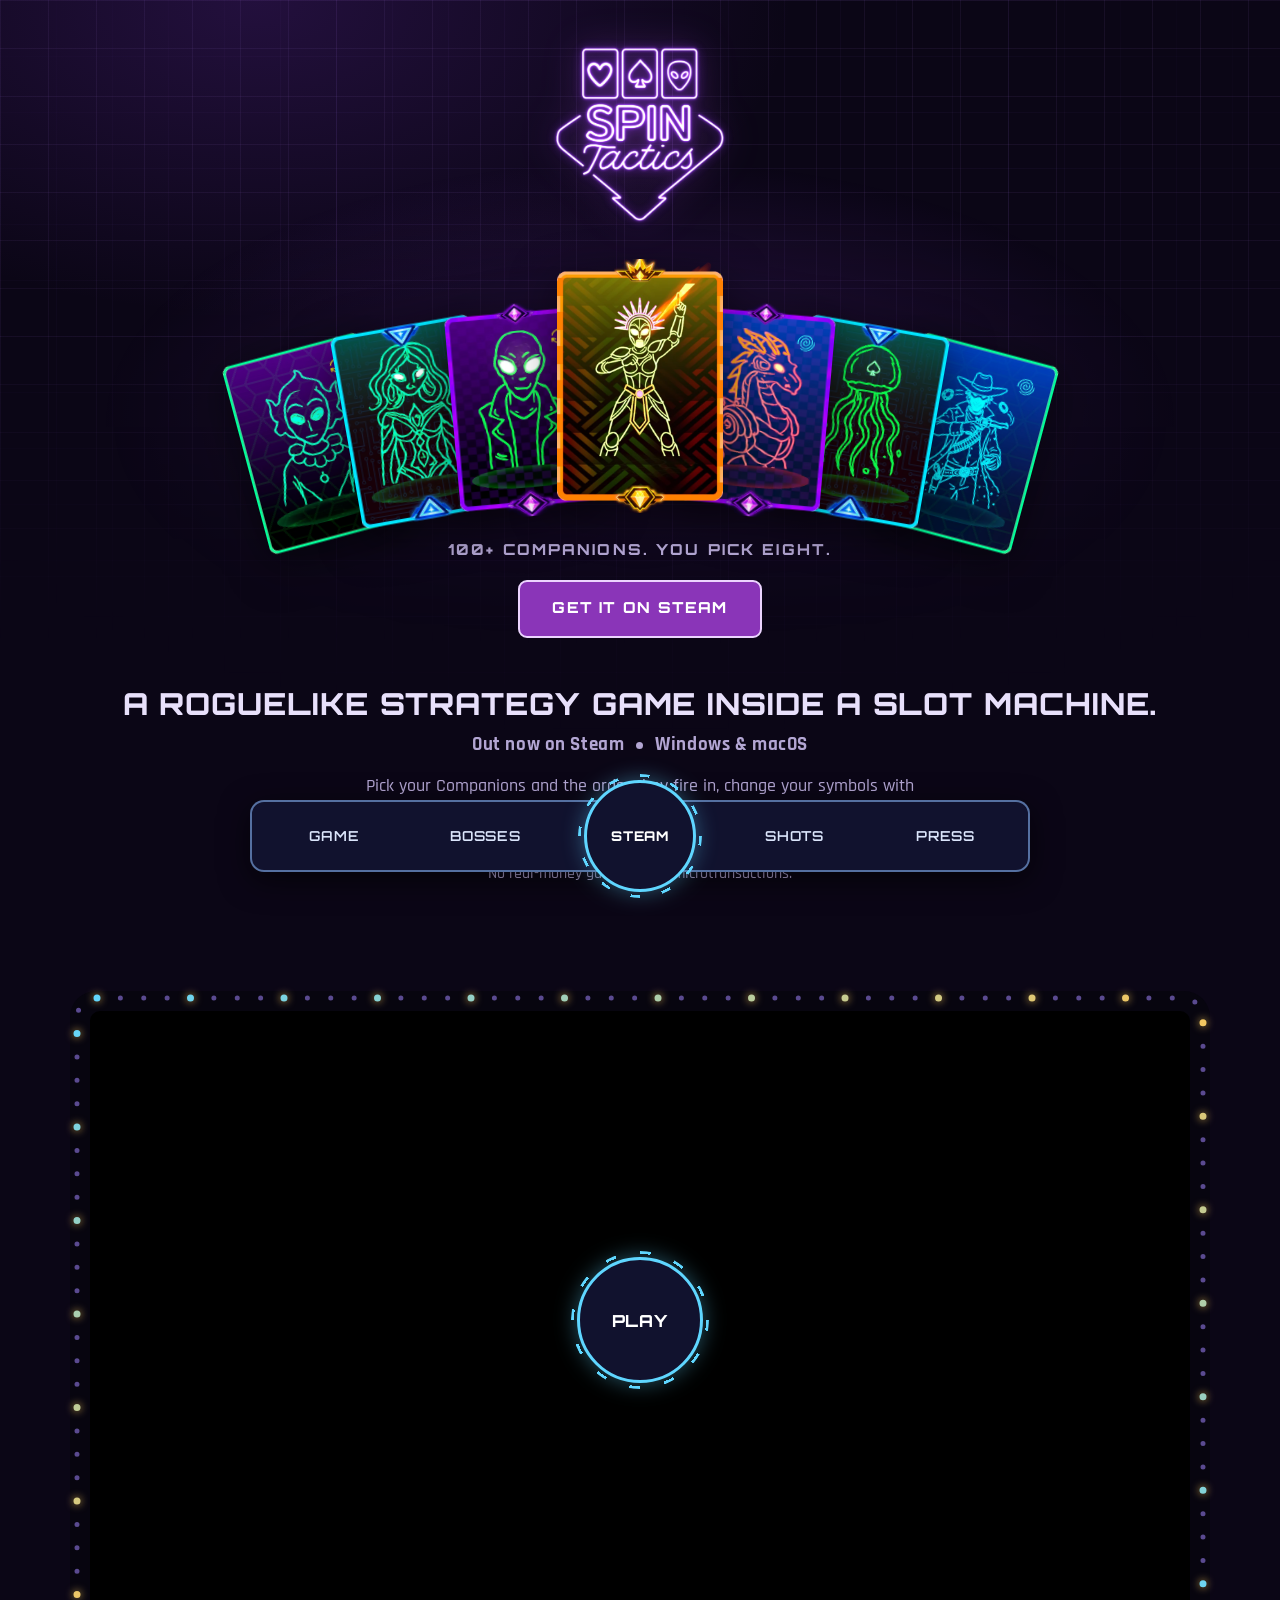
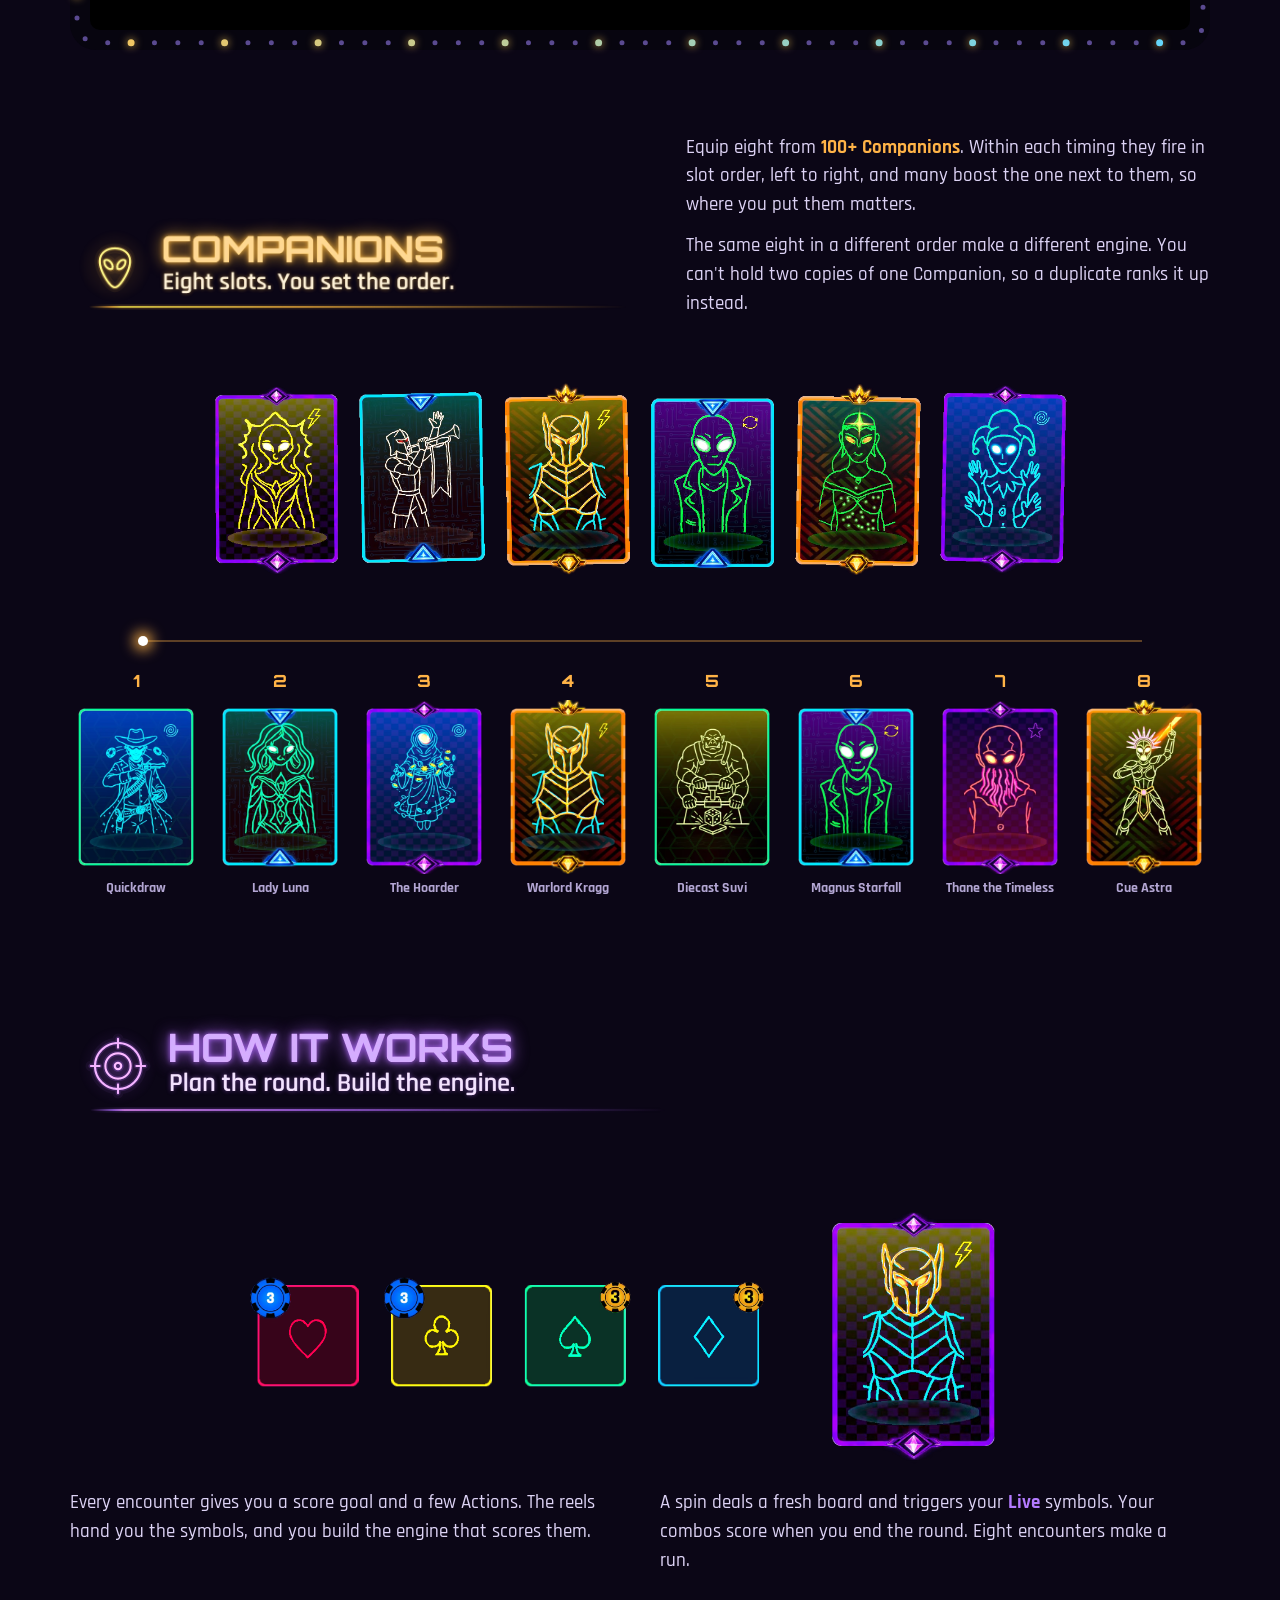
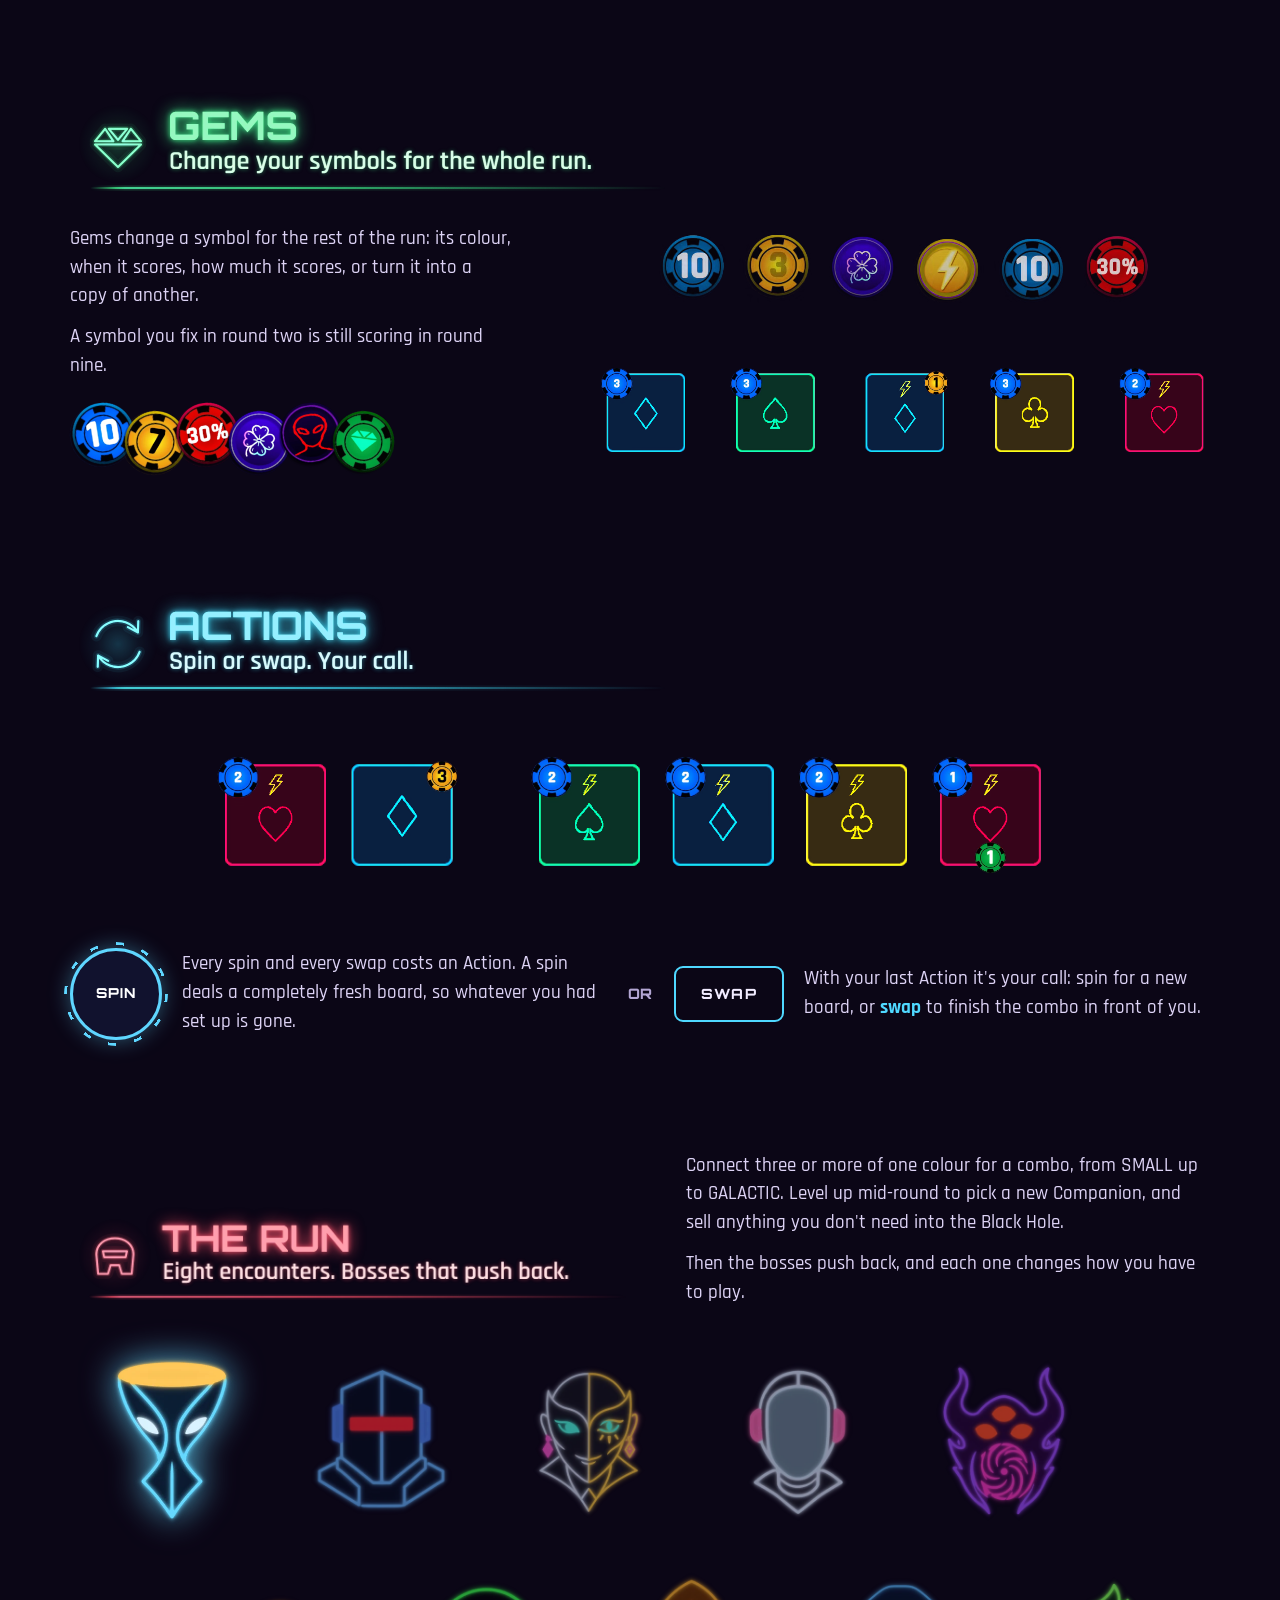
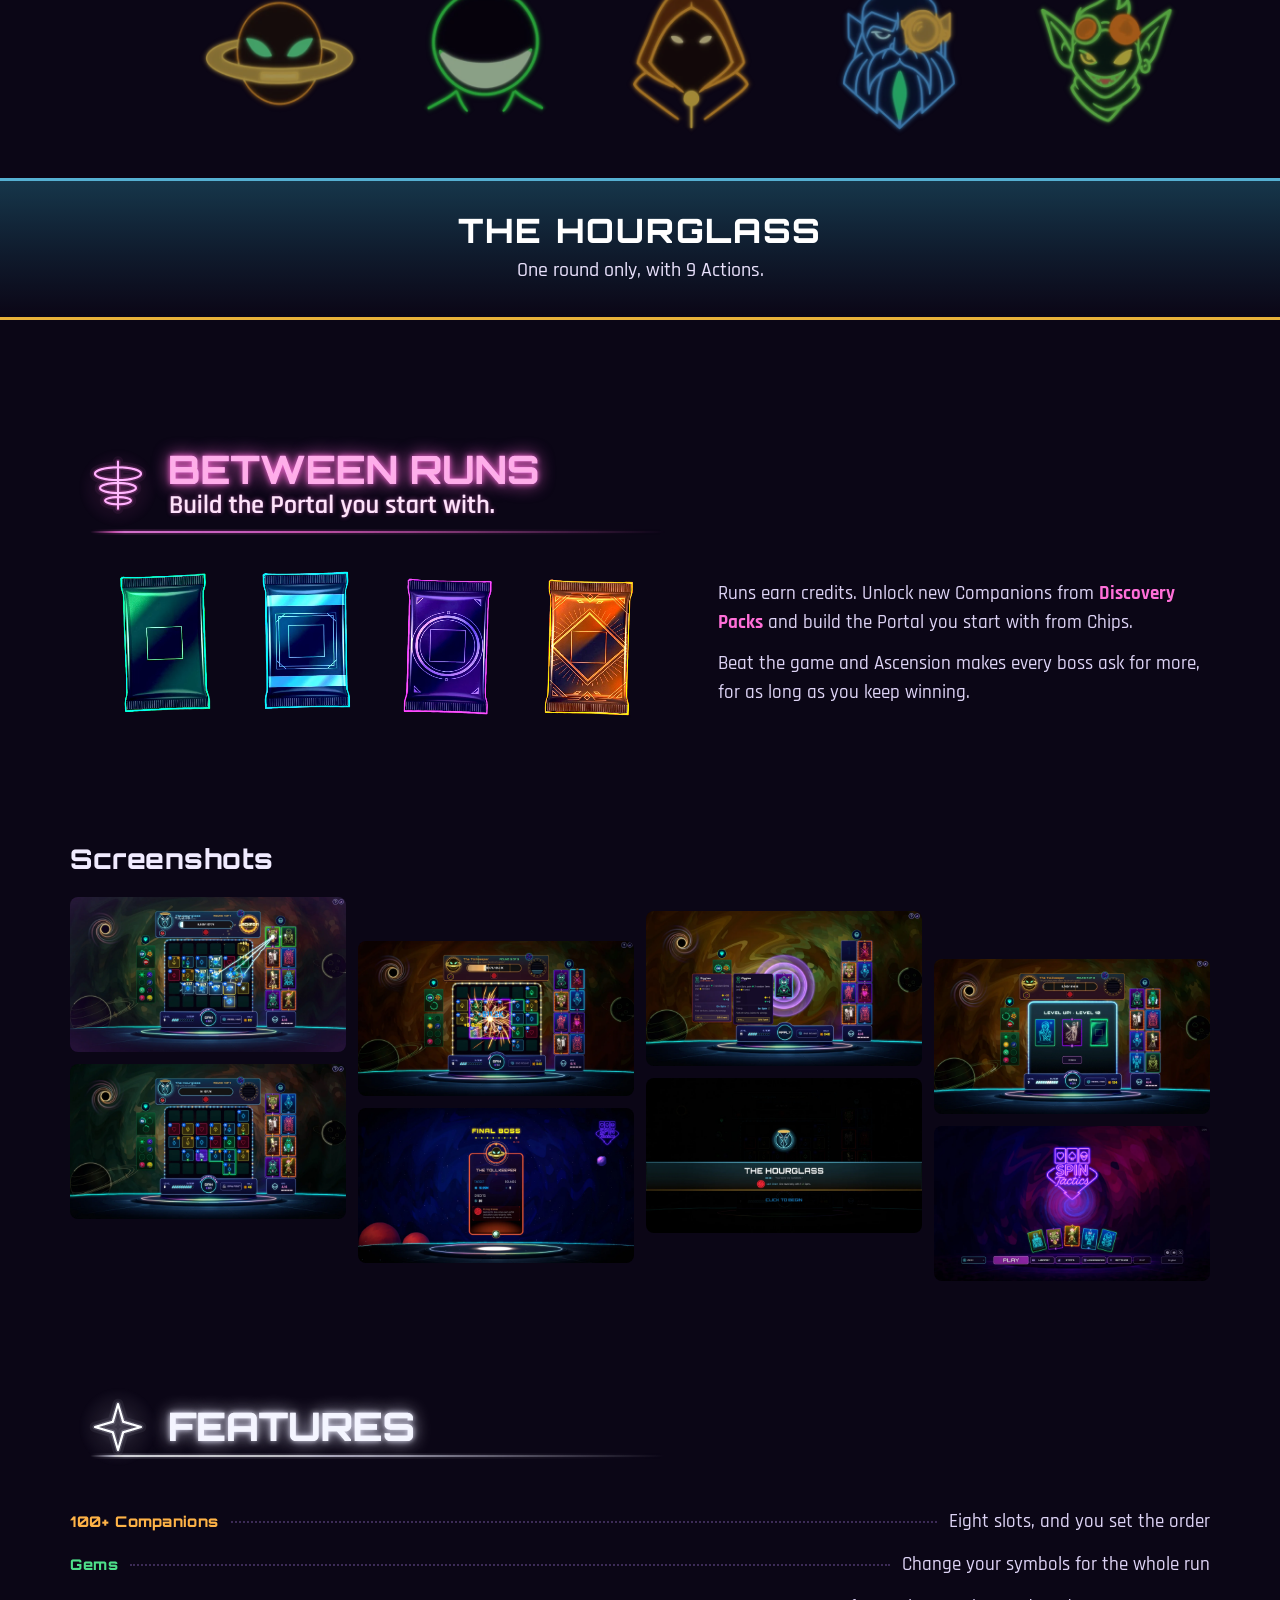
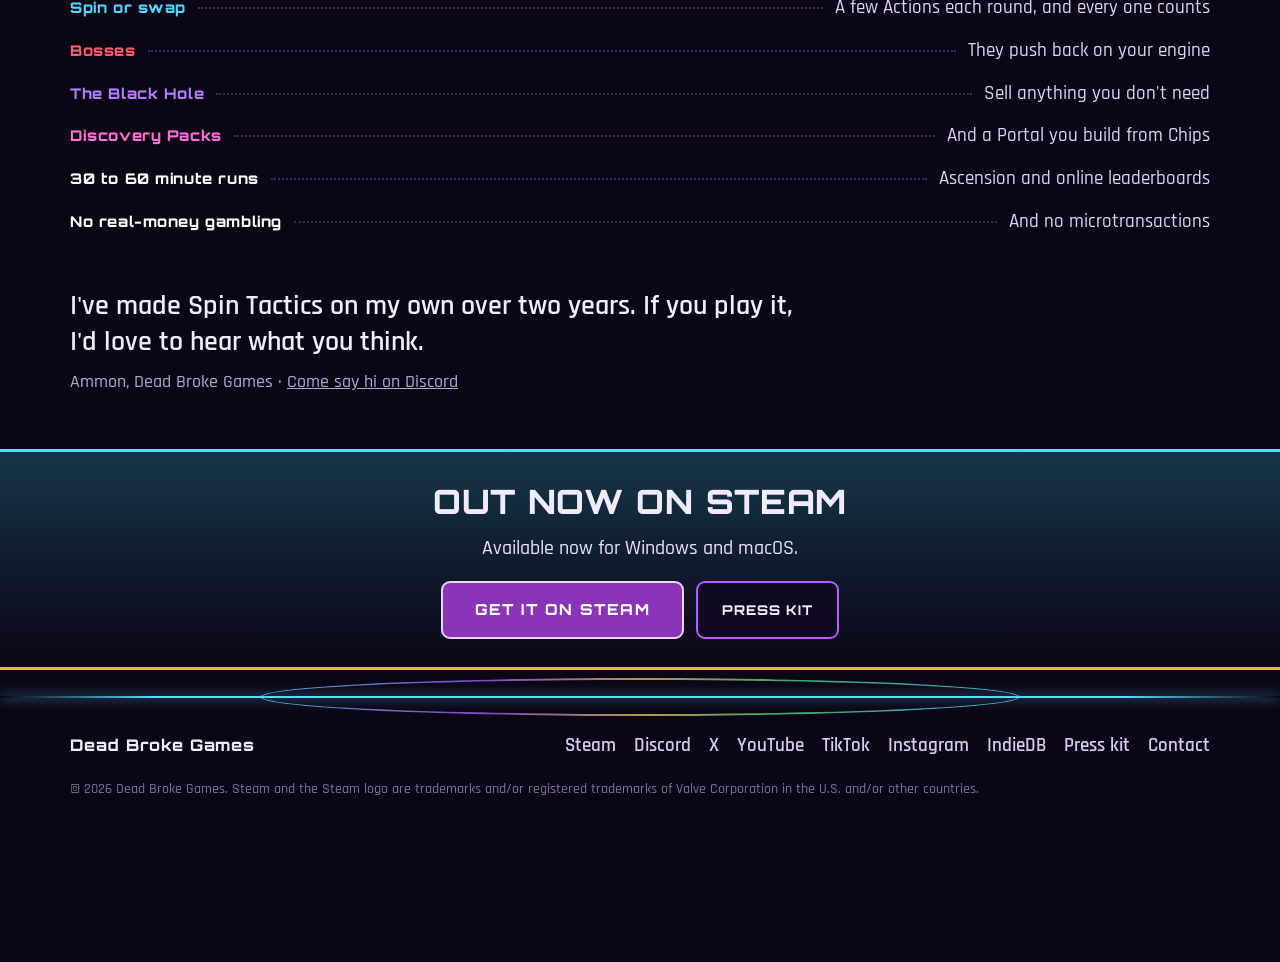
<file: index.html>
<!DOCTYPE html>
<html lang="en">
<head>
  <meta charset="UTF-8">
  <meta name="viewport" content="width=device-width, initial-scale=1.0">
  <title>Spin Tactics | A roguelike strategy game inside a slot machine</title>
  <meta name="description" content="A roguelike strategy game inside a slot machine. Pick your Companions and the order they fire in, change your symbols with Gems, and spend each Action on a spin or a swap. Out now on Steam for Windows and macOS.">
  <meta property="og:title" content="Spin Tactics">
  <meta property="og:description" content="A roguelike strategy game inside a slot machine. Out now on Steam for Windows and macOS.">
  <meta property="og:image" content="https://playspintactics.com/assets/og-image.jpg">
  <meta property="og:image:width" content="920">
  <meta property="og:image:height" content="430">
  <meta property="og:url" content="https://playspintactics.com">
  <meta property="og:type" content="website">
  <meta name="twitter:card" content="summary_large_image">
  <meta name="twitter:site" content="@PlaySpinTactics">
  <meta name="twitter:title" content="Spin Tactics">
  <meta name="twitter:description" content="A roguelike strategy game inside a slot machine. Out now on Steam for Windows and macOS.">
  <meta name="twitter:image" content="https://playspintactics.com/assets/og-image.jpg">
  <meta name="twitter:image:alt" content="Spin Tactics logo next to Warlord Kragg and other Companion cards on a neon board">
  <meta name="theme-color" content="#0b0616">
  <link rel="icon" href="favicon.ico" sizes="any">
  <link rel="icon" type="image/png" sizes="32x32" href="assets/favicon-32.png">
  <link rel="apple-touch-icon" href="assets/apple-touch-icon.png">
  <link rel="preconnect" href="https://fonts.googleapis.com">
  <link rel="preconnect" href="https://fonts.gstatic.com" crossorigin>
  <link href="https://fonts.googleapis.com/css2?family=Orbitron:wght@600;800;900&family=Rajdhani:wght@500;600;700&display=swap" rel="stylesheet">
  <link rel="preload" as="image" href="assets/hero-cards/cue-astra-legendary.webp">
  <link rel="stylesheet" href="assets/machine.css">
  <style>
    /* ---------- the screen: key art, logo, stage, menu plaques ---------- */
    .screen { position: relative; display: flex; flex-direction: column; align-items: center; overflow: hidden; padding-top: 30px; }
    .screen-art { position: absolute; inset: 0; pointer-events: none;
      background:
        radial-gradient(ellipse 60% 55% at 50% 62%, rgba(140, 60, 220, .28), transparent 70%),
        linear-gradient(rgba(190, 140, 255, .07) 1px, transparent 1px) 0 0 / 48px 48px,
        linear-gradient(90deg, rgba(190, 140, 255, .07) 1px, transparent 1px) 0 0 / 48px 48px;
      -webkit-mask-image: linear-gradient(180deg, #000 30%, transparent 96%); mask-image: linear-gradient(180deg, #000 30%, transparent 96%); }
    .screen-logo { position: relative; width: clamp(150px, 16vw, 230px); filter: drop-shadow(0 0 18px rgba(196, 91, 255, .35)); }
    .hand { position: relative; display: flex; justify-content: center; align-items: flex-end; margin-top: -6px; padding: 26px 0 8px; }
    .hand figure { --w: clamp(96px, 11vw, 170px); width: var(--w); margin: 0 calc(var(--w) * -.16); transform-origin: 50% 120%; transform: rotate(var(--r)) translateY(var(--y)); }
    .hand img { display: block; width: 100%; height: auto; filter: drop-shadow(0 10px 22px rgba(0, 0, 0, .55)); animation: drift 7s ease-in-out infinite; animation-delay: var(--d); }
    .hand figure:nth-child(1) { --r: -15deg; --y: 34px; --d: -1s; }
    .hand figure:nth-child(2) { --r: -10deg; --y: 14px; --d: -3s; }
    .hand figure:nth-child(3) { --r: -5deg;  --y: 3px;  --d: -5s; }
    .hand figure:nth-child(4) { --r: 0deg;   --y: 0px;  --d: -2s; --w: clamp(112px, 13vw, 200px); z-index: 4; }
    .hand figure:nth-child(5) { --r: 5deg;   --y: 3px;  --d: -4s; }
    .hand figure:nth-child(6) { --r: 10deg;  --y: 14px; --d: -6s; }
    .hand figure:nth-child(7) { --r: 15deg;  --y: 34px; --d: -2.5s; }
    .hand figure { position: relative; } .hand figure:nth-child(1), .hand figure:nth-child(7) { z-index: 1; } .hand figure:nth-child(2), .hand figure:nth-child(6) { z-index: 2; } .hand figure:nth-child(3), .hand figure:nth-child(5) { z-index: 3; }
    @keyframes drift { 0%, 100% { transform: translateY(0); } 50% { transform: translateY(-8px); } }
    .screen-line { position: relative; margin-top: 18px; font-family: 'Orbitron', sans-serif; font-weight: 800; font-size: clamp(.8rem, 1.2vw, .95rem); letter-spacing: .14em; text-transform: uppercase; color: var(--muted); text-align: center; padding-inline: 16px; }
    .screen-menu { position: relative; display: flex; flex-wrap: wrap; justify-content: center; gap: 12px; padding: 18px 16px 40px; }

    .intro { border: 0; background: none; padding-block: 8px 40px; }
    .intro h1 { font-size: clamp(1.2rem, 2.6vw, 1.9rem); color: #e8e0fb; }
    .intro .band-meta { color: var(--muted); }
    .intro .band-meta i { background: var(--muted); box-shadow: none; }
    .intro .band-lede { font-size: 1.15rem; color: var(--muted); }

    /* ---------- trailer: the board's chasing bulbs ---------- */
    .trailer { padding-block: 64px 28px; }
    .board { position: relative; padding: 20px; border-radius: 26px; background: #07050f; }
    .bulbs { position: absolute; inset: 0; width: 100%; height: 100%; pointer-events: none; overflow: visible; }
    .bulbs rect { x: 7px; y: 7px; width: calc(100% - 14px); height: calc(100% - 14px); fill: none; stroke-linecap: round; }
    .bulbs .dim { stroke: #5a4a90; stroke-width: 5; stroke-dasharray: 0 1; }
    .bulbs .lit { stroke: url(#bulbGlow); stroke-width: 7; stroke-dasharray: 0 4; animation: chase 2.4s linear infinite; filter: drop-shadow(0 0 4px rgba(246, 198, 91, .9)); }
    @keyframes chase { to { stroke-dashoffset: -4; } }
    .video-frame { position: relative; aspect-ratio: 16 / 9; border-radius: 10px; overflow: hidden; background: #000 center / cover no-repeat; }
    .video-frame button { position: absolute; inset: 0; width: 100%; border: 0; cursor: pointer; background: transparent; display: grid; place-items: center; }
    .video-frame .dial { --size: clamp(84px, 11vw, 126px); font-size: clamp(.78rem, 1.3vw, 1.05rem); }
    .video-frame iframe { position: absolute; inset: 0; width: 100%; height: 100%; border: 0; }

    /* ---------- companions: fire in order, left to right ---------- */
    .feature { --accent: var(--neon); padding-block: 56px; }
    .heading { width: min(616px, 100%); height: auto; }
    .copy p { color: #ddd3f5; margin-bottom: 12px; max-width: 54ch; }
    .copy p:last-child { margin-bottom: 0; }
    .copy strong { color: var(--accent); font-weight: 700; }
    .how { --accent: var(--how); } .comp { --accent: var(--comp); } .gems { --accent: var(--gems); }
    .act { --accent: var(--act); } .run { --accent: var(--run); } .between { --accent: var(--between); }

    .comp-head { display: grid; grid-template-columns: 1.1fr 1fr; gap: 12px 40px; align-items: end; margin-bottom: 18px; }
    .comp-clip { width: min(900px, 100%); margin-inline: auto; }
    .fire-line { position: relative; height: 2px; margin: 34px 6% 26px; background: color-mix(in srgb, var(--comp) 34%, transparent); }
    .fire-line::after { content: ""; position: absolute; top: -4px; left: 0; width: 10px; height: 10px; border-radius: 50%; background: #fff; box-shadow: 0 0 14px 4px var(--comp); animation: fire 4.8s steps(8, jump-none) infinite; }
    @keyframes fire { to { left: calc(100% - 10px); } }
    .cards { display: grid; grid-template-columns: repeat(8, 1fr); gap: 12px; }
    .cards figure { position: relative; }
    .cards img { width: 100%; height: auto; transition: transform .2s; }
    .cards figure:hover img { transform: translateY(-8px); }
    .cards figcaption { text-align: center; font-size: .9rem; font-weight: 700; color: var(--muted); margin-top: 6px; line-height: 1.2; }
    .slot-no { display: block; text-align: center; font-family: 'Orbitron', sans-serif; font-weight: 800; font-size: 1.05rem; color: var(--comp); margin-bottom: 6px; }

    /* ---------- how it works: one wide clip, the words underneath ---------- */
    .how-clip { width: min(900px, 100%); margin: 12px auto 18px; }
    .how-copy { display: grid; grid-template-columns: 1fr 1fr; gap: 12px 40px; }

    /* ---------- gems: chips scattered, clip runs off the page ---------- */
    .gem-row { display: grid; grid-template-columns: minmax(0, 1fr) minmax(0, 1.5fr); gap: 34px; align-items: center; margin-top: 16px; }
    .gem-clip { margin-right: calc((min(var(--maxw), 100vw - 32px) - 100vw) / 2 + 16px); }
    .chips { display: flex; margin-top: 22px; }
    .chips img { width: 64px; height: 64px; margin-right: -12px; }
    .chips img:nth-child(odd) { transform: rotate(-9deg); }
    .chips img:nth-child(even) { transform: translateY(8px) rotate(8deg); }

    /* ---------- actions: the two buttons you choose between ---------- */
    .act-clip { width: min(900px, 100%); margin: 8px auto 26px; }
    .choice { display: grid; grid-template-columns: 1fr auto 1fr; gap: 22px; align-items: center; }
    .choice > div { display: flex; gap: 20px; align-items: center; }
    .choice .dial { --size: 92px; flex: none; font-size: .86rem; }
    .swap-chip { flex: none; display: grid; place-items: center; width: 110px; height: 56px; border: 2px solid var(--act); border-radius: 9px; font-family: 'Orbitron', sans-serif; font-weight: 800; font-size: .88rem; letter-spacing: .08em; }
    .choice .or { font-family: 'Orbitron', sans-serif; font-weight: 800; color: var(--muted); font-size: .9rem; }
    .choice p { color: #ddd3f5; }
    .choice strong { color: var(--act); font-weight: 700; }

    /* ---------- bosses: pick one, its banner tells you what it does ---------- */
    .run-head { display: grid; grid-template-columns: 1.1fr 1fr; gap: 12px 40px; align-items: end; }
    .boss-row { display: grid; grid-template-columns: repeat(11, 1fr); row-gap: 6px; margin-top: 30px; }
    .boss { grid-column: span 2; border: 0; background: none; cursor: pointer; padding: 6px; border-radius: 50%; opacity: .62; transition: opacity .15s, transform .15s, filter .15s; }
    .boss:nth-child(6) { grid-column: 2 / span 2; }
    .boss img { width: 100%; height: auto; aspect-ratio: 1; object-fit: contain; }
    .boss:hover, .boss:focus-visible { opacity: 1; outline: none; }
    .boss[aria-pressed="true"] { opacity: 1; transform: scale(1.1); filter: drop-shadow(0 0 16px var(--c)); }
    .boss-band { --c: #55b0d2; margin-top: 20px; border-top-color: var(--c); }
    .boss-band h3 { color: #fff; font-size: clamp(1.3rem, 3.2vw, 2.1rem); text-transform: uppercase; letter-spacing: .05em; margin-bottom: 6px; }
    .boss-band p { color: #e8e0fb; font-size: 1.22rem; }
    .boss-band .wrap { min-height: 78px; }

    /* ---------- between runs ---------- */
    .between-row { display: grid; grid-template-columns: minmax(0, 1.25fr) minmax(0, 1fr); gap: 34px; align-items: center; margin-top: 12px; }

    /* ---------- screenshots: four reels stopped mid spin ---------- */
    .shots-section { padding-block: 56px 96px; }
    .section-label { font-size: clamp(1.3rem, 2.4vw, 1.7rem); margin-bottom: 22px; }
    .reels { display: grid; grid-template-columns: repeat(4, 1fr); gap: 12px; }
    .reel { display: grid; gap: 12px; align-content: start; }
    .reel:nth-child(2) { transform: translateY(44px); } .reel:nth-child(3) { transform: translateY(14px); } .reel:nth-child(4) { transform: translateY(62px); }
    .reel a { display: block; border-radius: 8px; overflow: hidden; }
    .reel img { width: 100%; aspect-ratio: 16 / 9; object-fit: cover; transition: filter .15s; }
    .reel a:hover img { filter: brightness(1.2); }
    .lightbox { position: fixed; inset: 0; z-index: 100; background: rgba(5, 2, 12, .94); display: none; place-items: center; padding: 16px; cursor: zoom-out; }
    .lightbox.open { display: grid; }
    .lightbox img { max-height: 92vh; border-radius: 8px; }

    /* ---------- features: a plain readout, no boxes ---------- */
    .readout { margin-top: 18px; }
    .readout div { display: flex; align-items: baseline; gap: 12px; padding: 7px 0; }
    .readout dt { font-family: 'Orbitron', sans-serif; font-weight: 800; font-size: .92rem; letter-spacing: .04em; white-space: nowrap; color: var(--c, #fff); }
    .readout .dots { flex: 1; min-width: 20px; border-bottom: 2px dotted rgba(190, 140, 255, .28); transform: translateY(-4px); }
    .readout dd { color: #ddd3f5; text-align: right; }
    .dev-note { margin-top: 44px; font-size: clamp(1.3rem, 2.4vw, 1.75rem); line-height: 1.3; max-width: 26em; font-weight: 600; }
    .dev-note span { display: block; margin-top: 10px; color: var(--muted); font-size: 1.1rem; font-weight: 500; }

    @media (max-width: 960px) {
      .comp-head, .run-head, .how-copy, .gem-row, .between-row { grid-template-columns: minmax(0, 1fr); gap: 16px; }
      .gem-clip { margin-right: 0; }
      .cards { grid-template-columns: repeat(4, 1fr); gap: 18px 10px; }
      .fire-line { display: none; }
      .choice { grid-template-columns: 1fr; }
      .choice .or { text-align: center; }
      .boss-row { grid-template-columns: repeat(5, 1fr); }
      .boss, .boss:nth-child(6) { grid-column: auto; }
      .reels { grid-template-columns: repeat(2, 1fr); }
      .reel:nth-child(3) { transform: none; } .reel:nth-child(2), .reel:nth-child(4) { transform: translateY(24px); }
      .shots-section { padding-bottom: 72px; }
    }
    @media (max-width: 720px) {
      .screen { padding-top: 18px; }
      .screen-logo { width: 120px; }
      .hand figure { --w: 22vw; }
      .hand figure:nth-child(4) { --w: 27vw; }
      .hand figure:nth-child(1), .hand figure:nth-child(7) { display: none; }
      .screen-menu .plaque { width: 100%; }
      .readout div { display: block; padding: 10px 0; }
      .readout .dots { display: none; }
      .readout dd { text-align: left; }
      .feature { padding-block: 40px; }
      .board { padding: 15px; border-radius: 20px; }
      .bulbs .lit { stroke-width: 4; } .bulbs .dim { stroke-width: 3; }
      .bulbs rect { x: 5px; y: 5px; width: calc(100% - 10px); height: calc(100% - 10px); }
    }
    @media (prefers-reduced-motion: reduce) {
      .bulbs .lit, .fire-line::after, .hand img { animation: none; }
    }
  </style>
</head>
<body class="has-deck">

  <main id="top">

    <section class="screen">
      <div class="screen-art" aria-hidden="true"></div>
      <img class="screen-logo" src="assets/logo-glow.webp" alt="Spin Tactics" width="1000" height="1022">
      <div class="hand">
        <figure><img src="assets/hero-cards/giggles-common.webp" alt="Giggles, Common Companion" width="480" height="732"></figure>
        <figure><img src="assets/hero-cards/lady-luna-rare.webp" alt="Lady Luna, Rare Companion" width="480" height="732"></figure>
        <figure><img src="assets/hero-cards/magnus-starfall-epic.webp" alt="Magnus Starfall, Epic Companion" width="480" height="732"></figure>
        <figure><img src="assets/hero-cards/cue-astra-legendary.webp" alt="Cue Astra, Legendary Companion" width="480" height="732" fetchpriority="high"></figure>
        <figure><img src="assets/hero-cards/star-wyrm-epic.webp" alt="Star-Wyrm, Epic Companion" width="480" height="732"></figure>
        <figure><img src="assets/hero-cards/nebulajelly-rare.webp" alt="NebulaJelly, Rare Companion" width="480" height="732"></figure>
        <figure><img src="assets/hero-cards/quickdraw-common.webp" alt="Quickdraw, Common Companion" width="480" height="732"></figure>
      </div>
      <p class="screen-line">100+ Companions. You pick eight.</p>
      <div class="screen-menu">
        <a class="plaque plaque-go" href="https://store.steampowered.com/app/3856990/Spin_Tactics/?utm_source=website&amp;utm_campaign=hero#game_area_purchase" target="_blank" rel="noopener">Get it on Steam</a>
      </div>
    </section>

    <section class="band intro">
      <div class="wrap">
        <h1>A roguelike strategy game inside a slot machine.</h1>
        <p class="band-meta"><span>Out now on Steam</span><i></i><span>Windows &amp; macOS</span></p>
        <p class="band-lede">Pick your Companions and the order they fire in, change your symbols with Gems, and spend each Action on a spin or a swap. The reels hand you the pieces; the plan is yours.</p>
        <p class="band-note">No real-money gambling, no microtransactions.</p>
      </div>
    </section>

    <section class="trailer wrap" aria-label="Trailer">
      <div class="board">
        <svg class="bulbs" aria-hidden="true">
          <defs><linearGradient id="bulbGlow" x1="0" y1="0" x2="1" y2="1"><stop offset="0" stop-color="#5fd6ff"/><stop offset=".5" stop-color="#f6c65b"/><stop offset="1" stop-color="#5fd6ff"/></linearGradient></defs>
          <rect class="dim" rx="20" pathLength="150"/>
          <rect class="lit" rx="20" pathLength="150"/>
        </svg>
        <div class="video-frame" id="trailer" style="background-image:url('https://i.ytimg.com/vi/k9uM3ZnQtMA/maxresdefault.jpg')">
          <button type="button" aria-label="Play the Spin Tactics trailer"><span class="dial">PLAY</span></button>
        </div>
      </div>
    </section>

    <section class="feature comp wrap" id="companions">
      <div class="comp-head">
        <img class="heading" src="assets/headings/02-companions.webp" alt="Companions: eight slots. You set the order." width="1232" height="224" loading="lazy">
        <div class="copy">
          <p>Equip eight from <strong>100+ Companions</strong>. Within each timing they fire in slot order, left to right, and many boost the one next to them, so where you put them matters.</p>
          <p>The same eight in a different order make a different engine. You can't hold two copies of one Companion, so a duplicate ranks it up instead.</p>
        </div>
      </div>
      <div class="comp-clip"><video class="clip" muted loop playsinline preload="none" width="1000" height="300" poster="assets/clips/companion_row.webp" data-src="assets/clips/companion_row.webm" aria-label="A row of Companions firing in order"></video></div>
      <div class="fire-line" aria-hidden="true"></div>
      <div class="cards">
        <figure><span class="slot-no">1</span><img src="assets/cards/quickdraw-common.webp" alt="Quickdraw, Common Companion" width="360" height="477" loading="lazy"><figcaption>Quickdraw</figcaption></figure>
        <figure><span class="slot-no">2</span><img src="assets/cards/lady-luna-rare.webp" alt="Lady Luna, Rare Companion" width="360" height="477" loading="lazy"><figcaption>Lady Luna</figcaption></figure>
        <figure><span class="slot-no">3</span><img src="assets/cards/the-hoarder-epic.webp" alt="The Hoarder, Epic Companion" width="360" height="477" loading="lazy"><figcaption>The Hoarder</figcaption></figure>
        <figure><span class="slot-no">4</span><img src="assets/cards/warlord-kragg-legendary.webp" alt="Warlord Kragg, Legendary Companion" width="360" height="477" loading="lazy"><figcaption>Warlord Kragg</figcaption></figure>
        <figure><span class="slot-no">5</span><img src="assets/cards/diecast-suvi-common.webp" alt="Diecast Suvi, Common Companion" width="360" height="477" loading="lazy"><figcaption>Diecast Suvi</figcaption></figure>
        <figure><span class="slot-no">6</span><img src="assets/cards/magnus-starfall-rare.webp" alt="Magnus Starfall, Rare Companion" width="360" height="477" loading="lazy"><figcaption>Magnus Starfall</figcaption></figure>
        <figure><span class="slot-no">7</span><img src="assets/cards/thane-the-timless-epic.webp" alt="Thane the Timeless, Epic Companion" width="360" height="477" loading="lazy"><figcaption>Thane the Timeless</figcaption></figure>
        <figure><span class="slot-no">8</span><img src="assets/cards/cue-astra-legendary.webp" alt="Cue Astra, Legendary Companion" width="360" height="477" loading="lazy"><figcaption>Cue Astra</figcaption></figure>
      </div>
    </section>

    <section class="feature how wrap" id="how-it-works">
      <img class="heading" src="assets/headings/01-how-it-works.webp" alt="How it works: plan the round. Build the engine." width="1232" height="224" loading="lazy">
      <div class="how-clip"><video class="clip" muted loop playsinline preload="none" width="1000" height="438" poster="assets/clips/kragg_live.webp" data-src="assets/clips/kragg_live.webm" aria-label="Warlord Kragg triggering on Live symbols during a spin"></video></div>
      <div class="copy how-copy">
        <p>Every encounter gives you a score goal and a few Actions. The reels hand you the symbols, and you build the engine that scores them.</p>
        <p>A spin deals a fresh board and triggers your <strong>Live</strong> symbols. Your combos score when you end the round. Eight encounters make a run.</p>
      </div>
    </section>

    <section class="feature gems wrap" id="gems">
      <img class="heading" src="assets/headings/03-gems.webp" alt="Gems: change your symbols for the whole run." width="1232" height="224" loading="lazy">
      <div class="gem-row">
        <div class="copy">
          <p>Gems change a symbol for the rest of the run: its colour, when it scores, how much it scores, or turn it into a copy of another.</p>
          <p>A symbol you fix in round two is still scoring in round nine.</p>
          <div class="chips" aria-hidden="true">
            <img src="assets/hero/chip-stamp.webp" alt="" width="64" height="64" loading="lazy">
            <img src="assets/hero/chip-gold.webp" alt="" width="64" height="64" loading="lazy">
            <img src="assets/hero/chip-multiplier.webp" alt="" width="64" height="64" loading="lazy">
            <img src="assets/hero/chip-color.webp" alt="" width="64" height="64" loading="lazy">
            <img src="assets/hero/chip-copy.webp" alt="" width="64" height="64" loading="lazy">
            <img src="assets/hero/chip-gem.webp" alt="" width="64" height="64" loading="lazy">
          </div>
        </div>
        <div class="gem-clip"><video class="clip" muted loop playsinline preload="none" width="1000" height="362" poster="assets/clips/gems.webp" data-src="assets/clips/gems.webm" aria-label="Gems changing symbols on the board"></video></div>
      </div>
    </section>

    <section class="feature act wrap" id="actions">
      <img class="heading" src="assets/headings/04-actions.webp" alt="Actions: spin or swap. Your call." width="1232" height="224" loading="lazy">
      <div class="act-clip"><video class="clip" muted loop playsinline preload="none" width="1000" height="238" poster="assets/clips/spin_swap.webp" data-src="assets/clips/spin_swap.webm" aria-label="Choosing between spin and swap"></video></div>
      <div class="choice">
        <div><span class="dial" aria-hidden="true">SPIN</span><p>Every spin and every swap costs an Action. A spin deals a completely fresh board, so whatever you had set up is gone.</p></div>
        <span class="or" aria-hidden="true">OR</span>
        <div><span class="swap-chip" aria-hidden="true">SWAP</span><p>With your last Action it's your call: spin for a new board, or <strong>swap</strong> to finish the combo in front of you.</p></div>
      </div>
    </section>

    <section class="feature run" id="the-run">
      <div class="wrap">
        <div class="run-head">
          <img class="heading" src="assets/headings/05-the-run.webp" alt="The run: eight encounters. Bosses that push back." width="1232" height="224" loading="lazy">
          <div class="copy">
            <p>Connect three or more of one colour for a combo, from SMALL up to GALACTIC. Level up mid-round to pick a new Companion, and sell anything you don't need into the Black Hole.</p>
            <p>Then the bosses push back, and each one changes how you have to play.</p>
          </div>
        </div>
        <div class="boss-row" id="bossRow">
          <button class="boss" type="button" style="--c:#55b0d2" data-name="The Hourglass" data-rule="One round only, with 9 Actions." aria-pressed="true"><img src="assets/bosses/the-hourglass.webp" alt="The Hourglass" width="420" height="420" loading="lazy"></button>
          <button class="boss" type="button" style="--c:#528edd" data-name="The Warden" data-rule="1 Action per round, but 5 rounds." aria-pressed="false"><img src="assets/bosses/the-warden.webp" alt="The Warden" width="420" height="420" loading="lazy"></button>
          <button class="boss" type="button" style="--c:#d0a547" data-name="The Counterfeiter" data-rule="6 rounds, but the target is 60% higher. After each Spin, it sockets Duds into up to 3 of your symbols." aria-pressed="false"><img src="assets/bosses/the-counterfeiter.webp" alt="The Counterfeiter" width="420" height="420" loading="lazy"></button>
          <button class="boss" type="button" style="--c:#f46bb2" data-name="The Eraser" data-rule="The target is 30% lower, but your score resets to 0 at the start of every round. Beat it within one round." aria-pressed="false"><img src="assets/bosses/the-eraser.webp" alt="The Eraser" width="420" height="420" loading="lazy"></button>
          <button class="boss" type="button" style="--c:#8d43e3" data-name="The Devourer" data-rule="Each Spin raises the score you need by 4%, and the increase compounds." aria-pressed="false"><img src="assets/bosses/the-devourer.webp" alt="The Devourer" width="420" height="420" loading="lazy"></button>
          <button class="boss" type="button" style="--c:#e5c350" data-name="The Tollkeeper" data-rule="A higher target, but you get 1 extra Action each round." aria-pressed="false"><img src="assets/bosses/the-tollkeeper.webp" alt="The Tollkeeper" width="420" height="420" loading="lazy"></button>
          <button class="boss" type="button" style="--c:#35e648" data-name="Null-Eater" data-rule="Every symbol scores 25% less." aria-pressed="false"><img src="assets/bosses/null-eater.webp" alt="Null-Eater" width="420" height="420" loading="lazy"></button>
          <button class="boss" type="button" style="--c:#e19b27" data-name="The Tithe-Master" data-rule="Each Spin takes 5% of your Gold." aria-pressed="false"><img src="assets/bosses/the-tithe-master.webp" alt="The Tithe-Master" width="420" height="420" loading="lazy"></button>
          <button class="boss" type="button" style="--c:#4895d1" data-name="The Lapidary" data-rule="After each Spin, it lasers up to 3 symbols with Gems and destroys one Gem on each." aria-pressed="false"><img src="assets/bosses/the-lapidary.webp" alt="The Lapidary" width="420" height="420" loading="lazy"></button>
          <button class="boss" type="button" style="--c:#6fde4f" data-name="The Saboteur" data-rule="After each Spin, it swaps one of your symbols with a neighbour, aiming at your combos." aria-pressed="false"><img src="assets/bosses/the-saboteur.webp" alt="The Saboteur" width="420" height="420" loading="lazy"></button>
        </div>
      </div>
      <div class="band boss-band" id="bossBand" aria-live="polite">
        <div class="wrap">
          <h3 id="bossName">The Hourglass</h3>
          <p id="bossRule">One round only, with 9 Actions.</p>
        </div>
      </div>
    </section>

    <section class="feature between wrap" id="between-runs">
      <img class="heading" src="assets/headings/06-between-runs.webp" alt="Between runs: build the Portal you start with." width="1232" height="224" loading="lazy">
      <div class="between-row">
        <div><video class="clip" muted loop playsinline preload="none" width="1000" height="400" poster="assets/clips/pack_row.webp" data-src="assets/clips/pack_row.webm" aria-label="Discovery Packs opening"></video></div>
        <div class="copy">
          <p>Runs earn credits. Unlock new Companions from <strong>Discovery Packs</strong> and build the Portal you start with from Chips.</p>
          <p>Beat the game and Ascension makes every boss ask for more, for as long as you keep winning.</p>
        </div>
      </div>
    </section>

    <section class="shots-section wrap" id="screenshots">
      <h2 class="section-label">Screenshots</h2>
      <div class="reels">
        <div class="reel">
          <a href="assets/press/screenshots/01-spin.jpg"><img src="assets/shots/01-spin.webp" alt="A combo firing across the board while Companions trigger" width="1600" height="900" loading="lazy"></a>
          <a href="assets/press/screenshots/05-slotmachine.jpg"><img src="assets/shots/05-slotmachine.webp" alt="A fresh board after a spin" width="1600" height="900" loading="lazy"></a>
        </div>
        <div class="reel">
          <a href="assets/press/screenshots/02-combo.jpg"><img src="assets/shots/02-combo.webp" alt="A big combo exploding on the board" width="1600" height="900" loading="lazy"></a>
          <a href="assets/press/screenshots/06-boss.jpg"><img src="assets/shots/06-boss.webp" alt="The final boss, The Tollkeeper" width="1600" height="900" loading="lazy"></a>
        </div>
        <div class="reel">
          <a href="assets/press/screenshots/03-rankup.jpg"><img src="assets/shots/03-rankup.webp" alt="A Companion ranking up" width="1600" height="900" loading="lazy"></a>
          <a href="assets/press/screenshots/07-encounter.jpg"><img src="assets/shots/07-encounter.webp" alt="The Hourglass encounter screen" width="1600" height="900" loading="lazy"></a>
        </div>
        <div class="reel">
          <a href="assets/press/screenshots/04-levelup.jpg"><img src="assets/shots/04-levelup.webp" alt="Level up: choose a new Companion" width="1600" height="900" loading="lazy"></a>
          <a href="assets/press/screenshots/08-mainmenu.jpg"><img src="assets/shots/08-mainmenu.webp" alt="The Spin Tactics main menu" width="1600" height="900" loading="lazy"></a>
        </div>
      </div>
    </section>

    <section class="feature wrap" id="features">
      <img class="heading" src="assets/headings/07-features.webp" alt="Features" width="1232" height="224" loading="lazy">
      <dl class="readout">
        <div style="--c:var(--comp)"><dt>100+ Companions</dt><span class="dots"></span><dd>Eight slots, and you set the order</dd></div>
        <div style="--c:var(--gems)"><dt>Gems</dt><span class="dots"></span><dd>Change your symbols for the whole run</dd></div>
        <div style="--c:var(--act)"><dt>Spin or swap</dt><span class="dots"></span><dd>A few Actions each round, and every one counts</dd></div>
        <div style="--c:var(--run)"><dt>Bosses</dt><span class="dots"></span><dd>They push back on your engine</dd></div>
        <div style="--c:var(--how)"><dt>The Black Hole</dt><span class="dots"></span><dd>Sell anything you don't need</dd></div>
        <div style="--c:var(--between)"><dt>Discovery Packs</dt><span class="dots"></span><dd>And a Portal you build from Chips</dd></div>
        <div><dt>30 to 60 minute runs</dt><span class="dots"></span><dd>Ascension and online leaderboards</dd></div>
        <div><dt>No real-money gambling</dt><span class="dots"></span><dd>And no microtransactions</dd></div>
      </dl>
      <p class="dev-note">I've made Spin Tactics on my own over two years. If you play it, I'd love to hear what you think.<span>Ammon, Dead Broke Games · <a href="https://discord.gg/7kXTGyWjWc" target="_blank" rel="noopener">Come say hi on Discord</a></span></p>
    </section>

    <section class="band band-end">
      <div class="wrap">
        <h2>Out now on Steam</h2>
        <p class="band-lede">Available now for Windows and macOS.</p>
        <div class="band-actions">
          <a class="plaque plaque-go" href="https://store.steampowered.com/app/3856990/Spin_Tactics/?utm_source=website&amp;utm_campaign=bottom" target="_blank" rel="noopener">Get it on Steam</a>
          <a class="plaque" href="press/">Press kit</a>
        </div>
        <div class="signup" data-signup="players" hidden>
          <h3>Get news by email</h3>
          <p>I only write when something big happens: a major update, a sale, or my next game. You can unsubscribe anytime.</p>
          <form method="post">
            <label class="sr-only" for="signupPlayers">Email address</label>
            <input id="signupPlayers" type="email" name="email_address" placeholder="Your email" autocomplete="email" required>
            <button class="plaque" type="submit">Sign up</button>
          </form>
          <p class="signup-msg" role="status" aria-live="polite"></p>
        </div>
      </div>
    </section>
  </main>

  <footer class="floor">
    <div class="stage" aria-hidden="true"></div>
    <div class="floor-inner wrap">
      <p class="floor-studio">Dead Broke Games</p>
      <p class="floor-links">
        <a href="https://store.steampowered.com/app/3856990/Spin_Tactics/" target="_blank" rel="noopener">Steam</a>
        <a href="https://discord.gg/7kXTGyWjWc" target="_blank" rel="noopener">Discord</a>
        <a href="https://x.com/PlaySpinTactics" target="_blank" rel="noopener">X</a>
        <a href="https://www.youtube.com/channel/UC9TVGazYX4suPV6o6mBnn6w" target="_blank" rel="noopener">YouTube</a>
        <a href="https://www.tiktok.com/@spin.tactics" target="_blank" rel="noopener">TikTok</a>
        <a href="https://www.instagram.com/spin.tactics" target="_blank" rel="noopener">Instagram</a>
        <a href="https://www.indiedb.com/games/spin-tactics" target="_blank" rel="noopener">IndieDB</a>
        <a href="press/">Press kit</a>
        <a href="mailto:contact@playspintactics.com">Contact</a>
      </p>
      <p class="floor-legal">© 2026 Dead Broke Games. Steam and the Steam logo are trademarks and/or registered trademarks of Valve Corporation in the U.S. and/or other countries.</p>
    </div>
  </footer>

  <nav class="deck" aria-label="Main">
    <a href="#companions">Game</a>
    <a href="#the-run">Bosses</a>
    <a class="dial" href="https://store.steampowered.com/app/3856990/Spin_Tactics/?utm_source=website&amp;utm_campaign=nav" target="_blank" rel="noopener">STEAM</a>
    <a href="#screenshots">Shots</a>
    <a href="press/">Press</a>
  </nav>

  <div class="lightbox" id="lightbox" aria-hidden="true"><img alt=""></div>

  <script>
    // Trailer: load YouTube only when asked
    document.querySelector('#trailer button').addEventListener('click', function () {
      const f = document.createElement('iframe');
      f.src = 'https://www.youtube-nocookie.com/embed/k9uM3ZnQtMA?autoplay=1&rel=0';
      f.title = 'Spin Tactics trailer';
      f.allow = 'autoplay; encrypted-media; picture-in-picture; fullscreen';
      f.allowFullscreen = true;
      this.parentElement.appendChild(f);
      this.remove();
    });

    // Clips: transparent WebM. Safari can't show WebM transparency, so it keeps the still frame.
    const isSafari = /^((?!chrome|android|crios|fxios).)*safari/i.test(navigator.userAgent);
    const reduce = window.matchMedia('(prefers-reduced-motion: reduce)').matches;
    document.querySelectorAll('video.clip').forEach(function (v) {
      if (isSafari || reduce) {
        const img = document.createElement('img');
        img.src = v.poster; img.alt = v.getAttribute('aria-label') || ''; img.loading = 'lazy';
        v.replaceWith(img);
      }
    });
    const clipObs = new IntersectionObserver(function (entries) {
      entries.forEach(function (e) {
        const v = e.target;
        if (e.isIntersecting) {
          if (!v.src) v.src = v.dataset.src;
          v.play().catch(function () {});
        } else if (v.src) {
          v.pause();
        }
      });
    }, { rootMargin: '200px 0px' });
    document.querySelectorAll('video.clip').forEach(function (v) { clipObs.observe(v); });

    // Bosses: pick one, the banner names it and says what it does
    const band = document.getElementById('bossBand');
    const pickBoss = function (b) {
      document.querySelectorAll('#bossRow .boss').forEach(function (o) { o.setAttribute('aria-pressed', o === b ? 'true' : 'false'); });
      document.getElementById('bossName').textContent = b.dataset.name;
      document.getElementById('bossRule').textContent = b.dataset.rule;
      band.style.setProperty('--c', b.style.getPropertyValue('--c'));
    };
    document.querySelectorAll('#bossRow .boss').forEach(function (b) {
      ['mouseenter', 'focus', 'click'].forEach(function (ev) { b.addEventListener(ev, function () { pickBoss(b); }); });
    });

    // Screenshot lightbox
    const lb = document.getElementById('lightbox');
    document.querySelectorAll('.reel a').forEach(function (a) {
      a.addEventListener('click', function (ev) {
        ev.preventDefault();
        lb.querySelector('img').src = a.href;
        lb.querySelector('img').alt = a.querySelector('img').alt;
        lb.classList.add('open'); lb.setAttribute('aria-hidden', 'false');
      });
    });
    lb.addEventListener('click', function () { lb.classList.remove('open'); lb.setAttribute('aria-hidden', 'true'); });
    document.addEventListener('keydown', function (e) { if (e.key === 'Escape') lb.click(); });
  </script>
  <script src="assets/signup.js" defer></script>
</body>
</html>
</file>
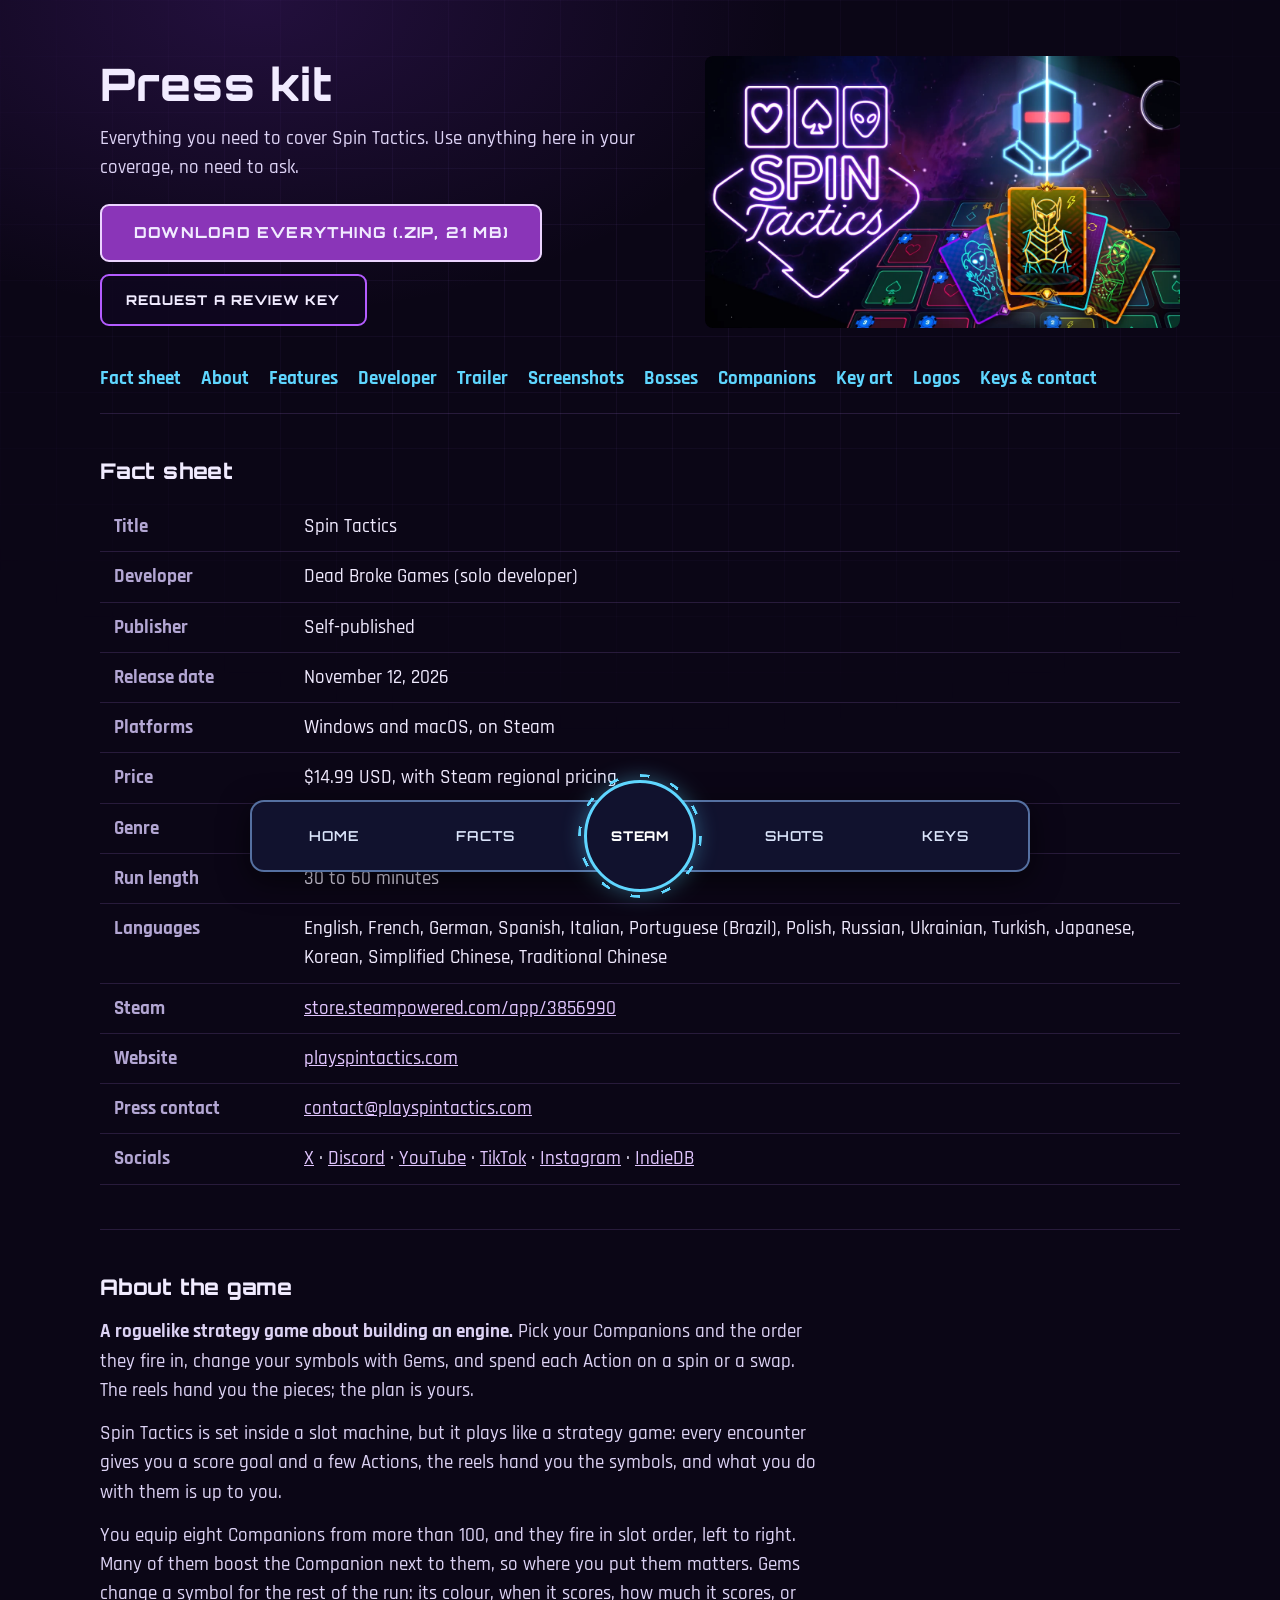
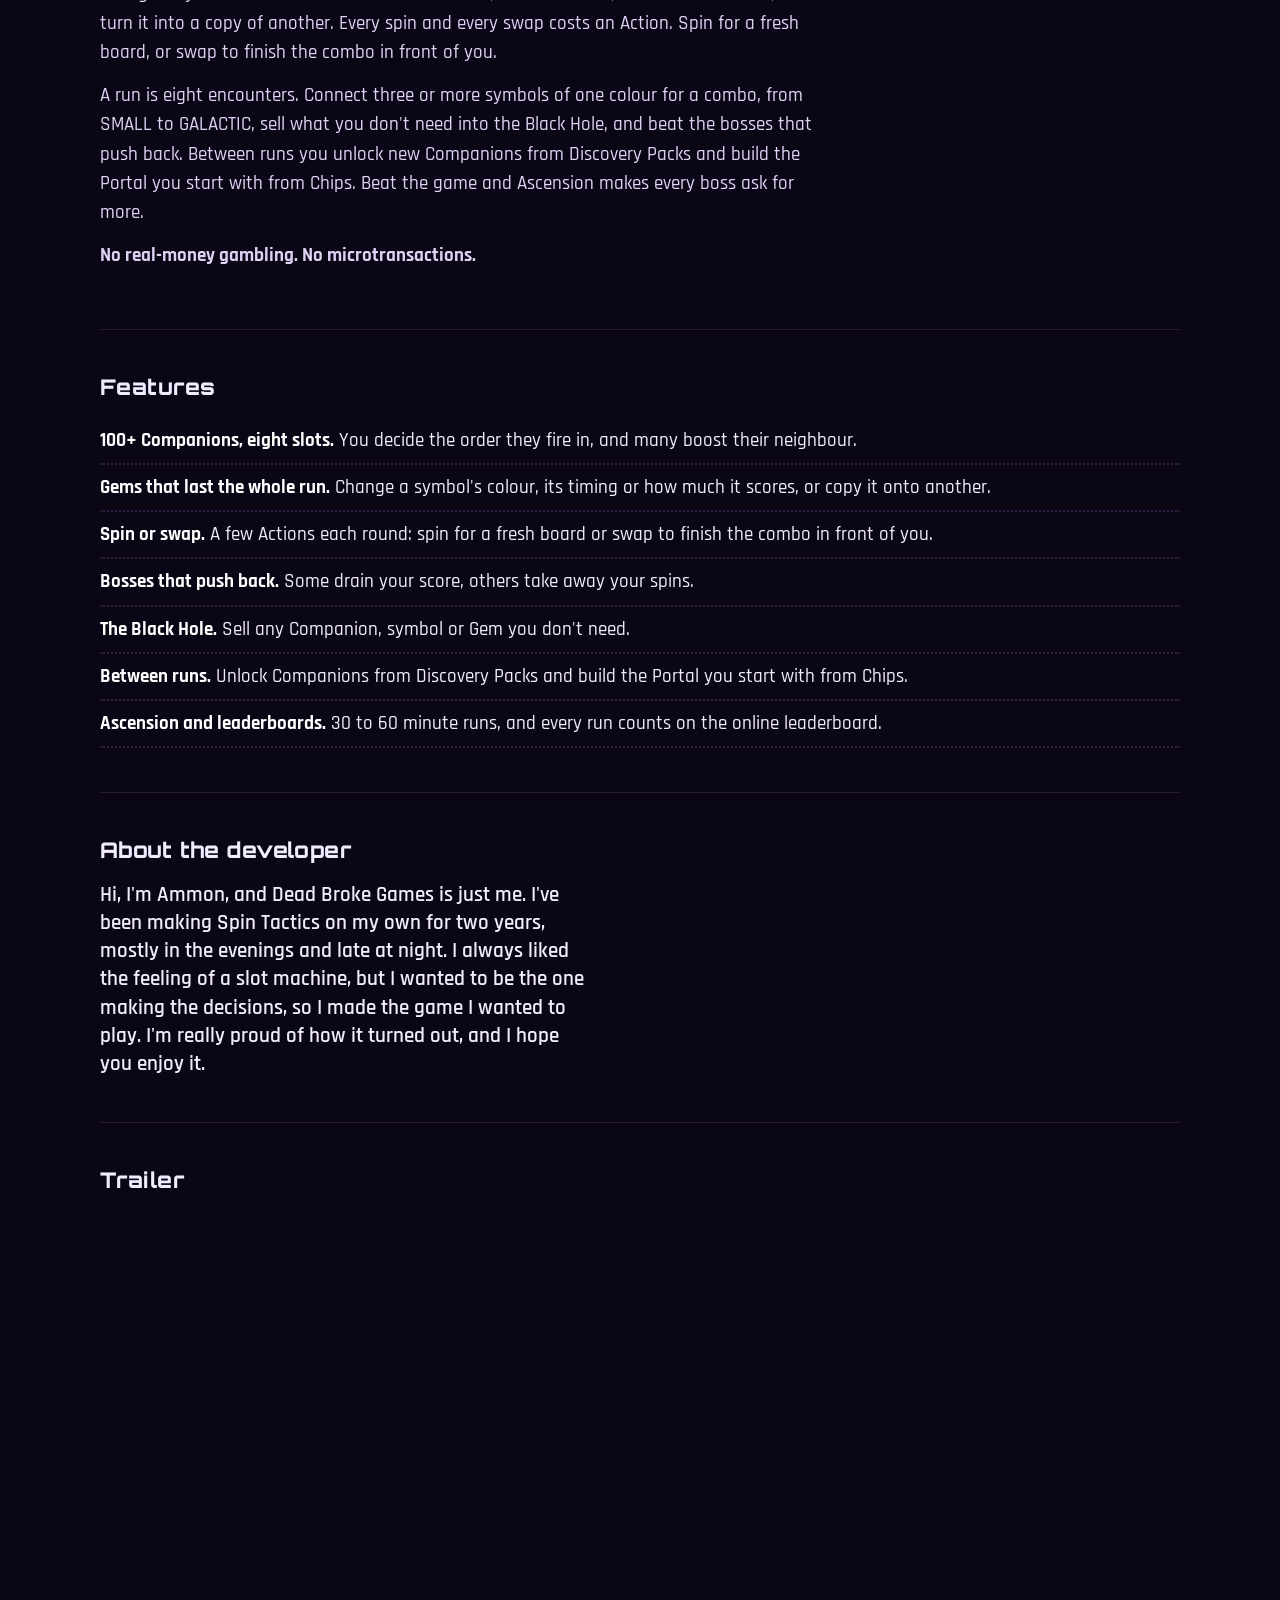
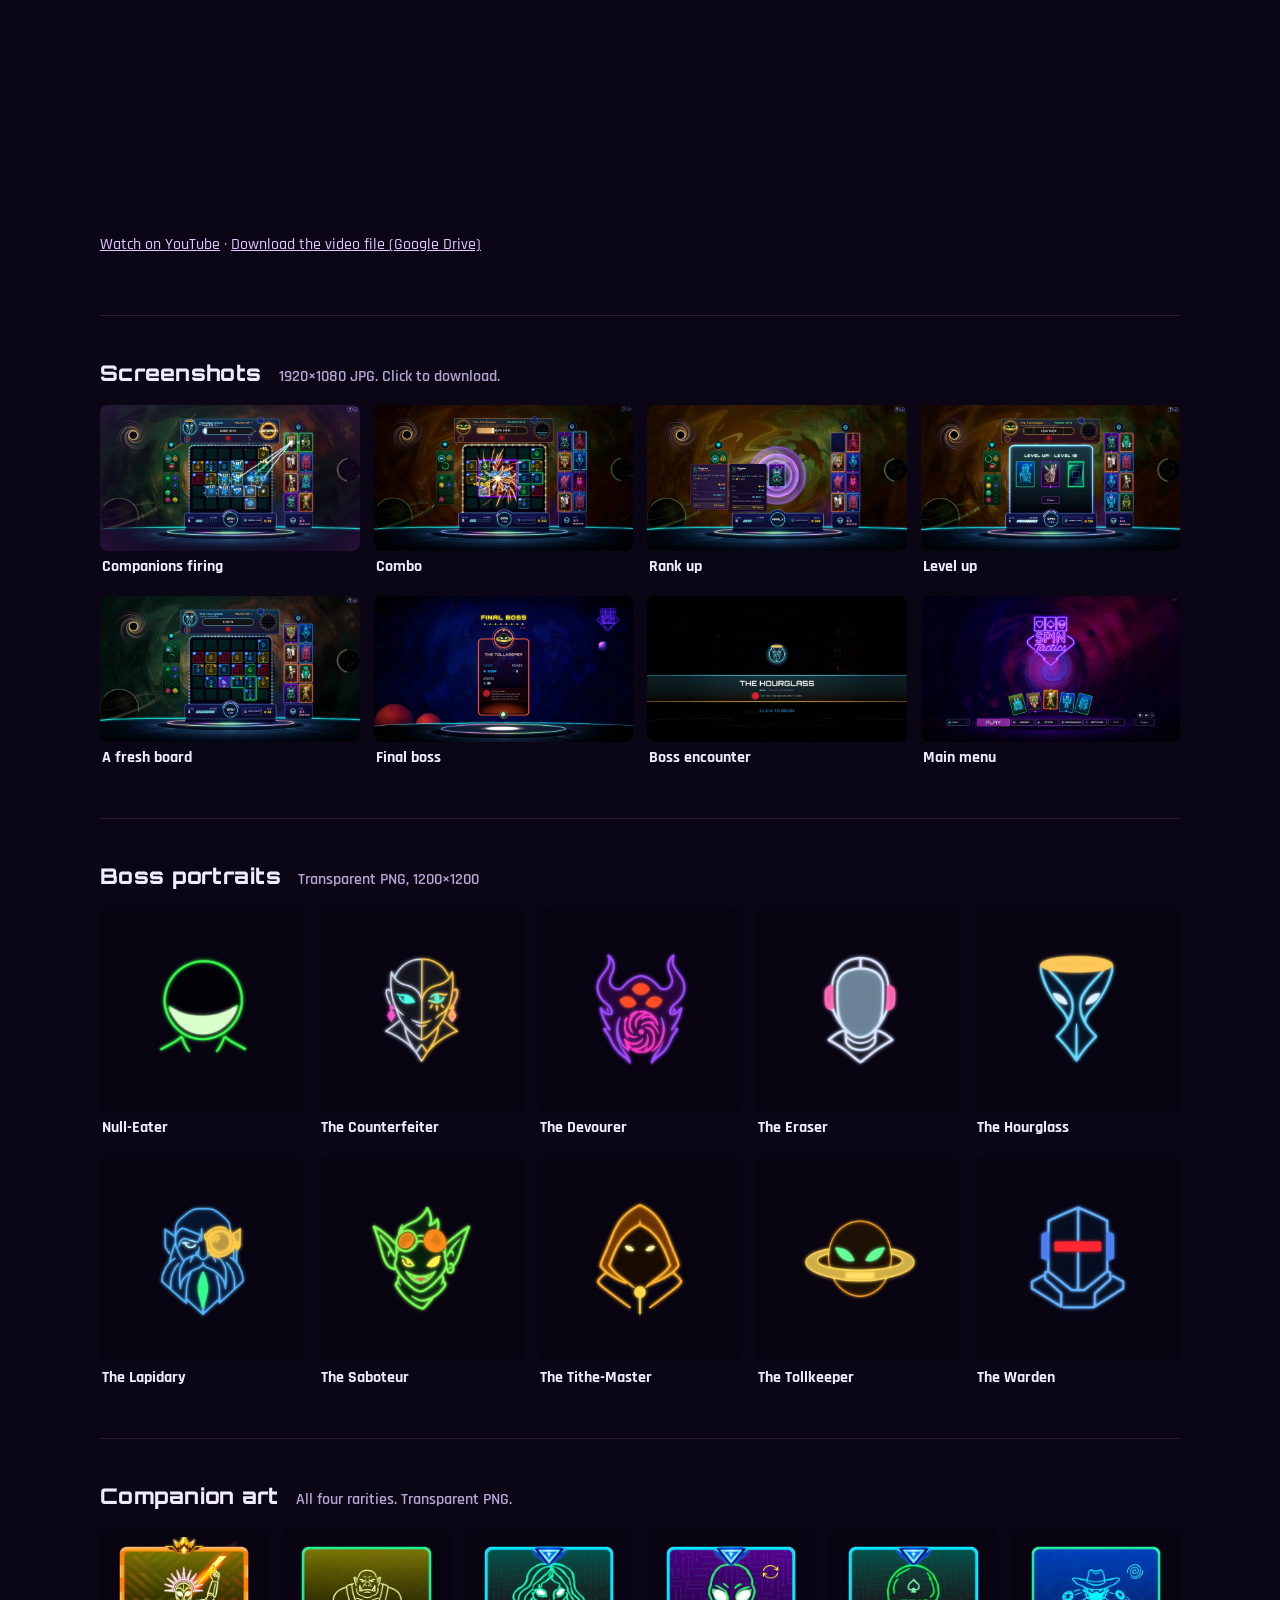
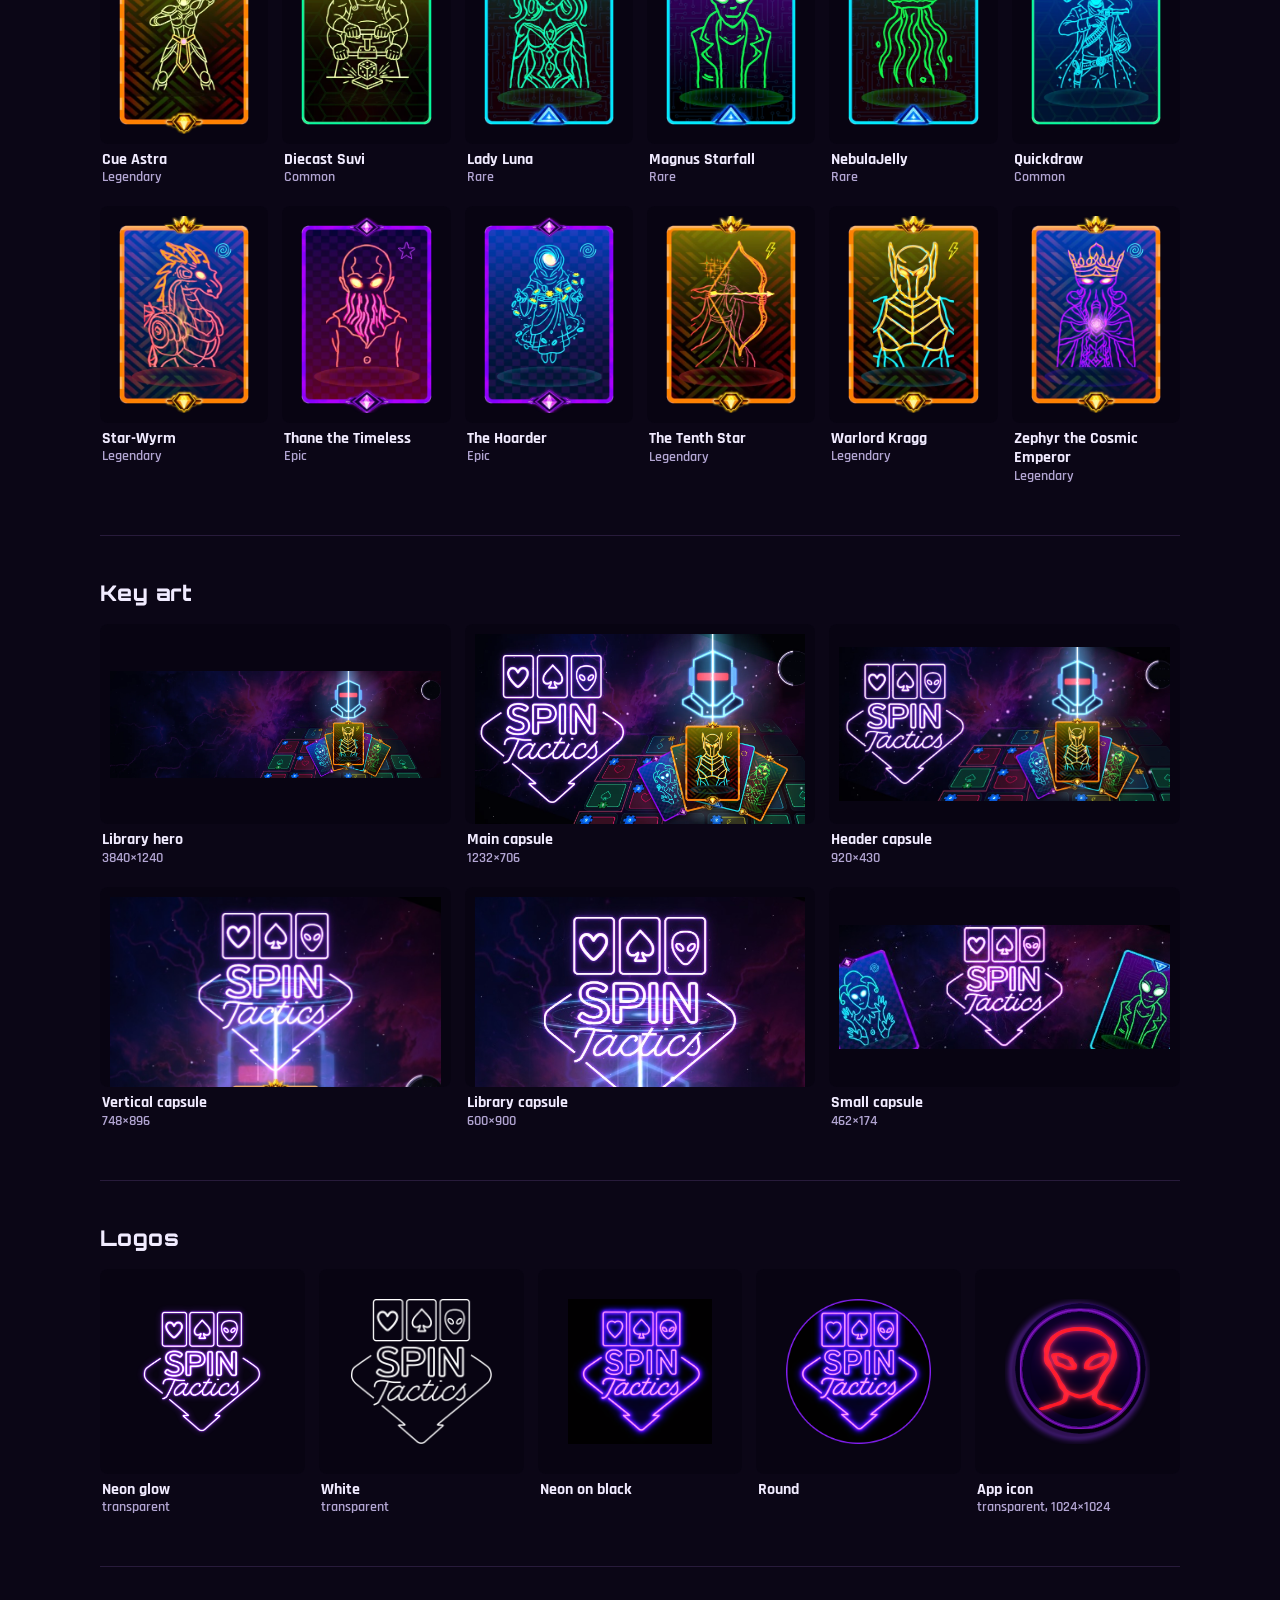
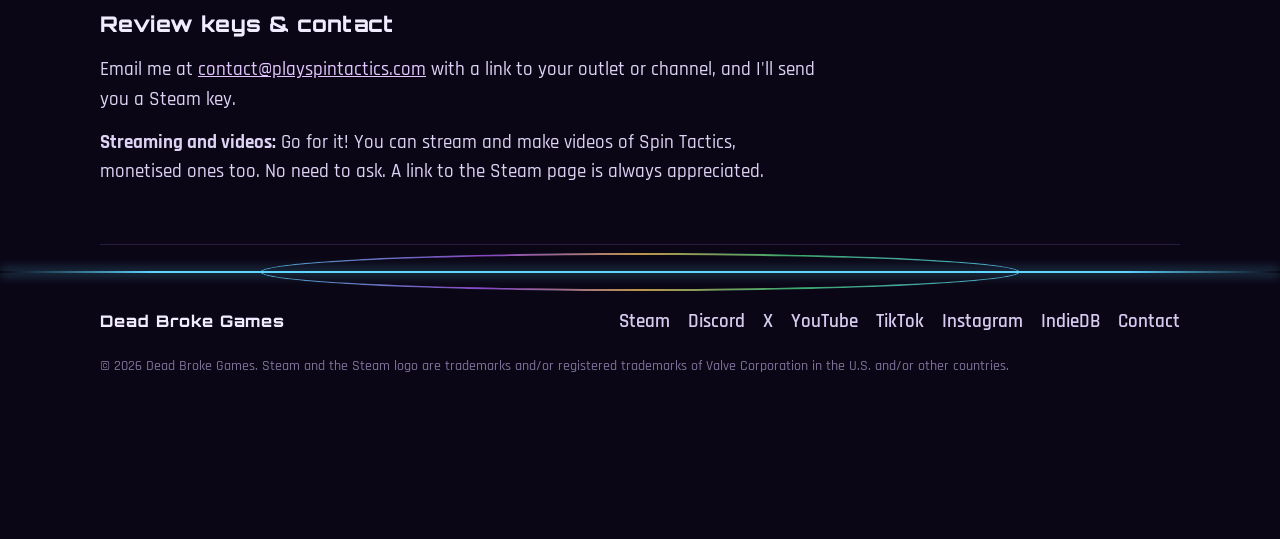
<file: press/index.html>
<!DOCTYPE html>
<html lang="en">
<head>
  <meta charset="UTF-8">
  <meta name="viewport" content="width=device-width, initial-scale=1.0">
  <title>Press Kit | Spin Tactics</title>
  <meta name="description" content="Press kit for Spin Tactics, a roguelike strategy game about building an engine. Fact sheet, screenshots, boss and Companion art, key art, logos and review keys.">
  <meta property="og:title" content="Spin Tactics Press Kit">
  <meta property="og:description" content="Fact sheet, screenshots, boss and Companion art, key art, logos and review keys.">
  <meta property="og:image" content="https://playspintactics.com/assets/og-image.jpg">
  <meta property="og:url" content="https://playspintactics.com/press/">
  <meta property="og:type" content="website">
  <meta name="twitter:card" content="summary_large_image">
  <meta name="twitter:site" content="@PlaySpinTactics">
  <meta name="theme-color" content="#0b0616">
  <link rel="icon" href="../favicon.ico" sizes="any">
  <link rel="icon" type="image/png" sizes="32x32" href="../assets/favicon-32.png">
  <link rel="apple-touch-icon" href="../assets/apple-touch-icon.png">
  <link rel="preconnect" href="https://fonts.googleapis.com">
  <link rel="preconnect" href="https://fonts.gstatic.com" crossorigin>
  <link href="https://fonts.googleapis.com/css2?family=Orbitron:wght@600;800&family=Rajdhani:wght@500;600;700&display=swap" rel="stylesheet">
  <link rel="stylesheet" href="../assets/machine.css">
  <style>
    :root { --panel: rgba(30, 17, 58, 0.55); --maxw: 1080px; }
    body { font-size: 1.18rem; line-height: 1.55; }
    main a { color: #e2c6ff; }
    main a.plaque { color: var(--text); }
    h1, h2, h3 { line-height: 1.2; }


    header.top { padding-block: 56px 28px; display: grid; grid-template-columns: 1.2fr 1fr; gap: 36px; align-items: center; }
    header.top h1 { font-size: clamp(1.9rem, 4vw, 2.8rem); margin-bottom: 12px; }
    header.top p { color: #ddd3f5; margin-bottom: 22px; }
    header.top .actions { display: flex; flex-wrap: wrap; gap: 12px; }
    header.top img { border-radius: 8px; }

    .toc { display: flex; flex-wrap: wrap; gap: 2px 20px; padding-block: 8px 20px; border-bottom: 1px solid var(--line); }
    .toc a { text-decoration: none; color: var(--teal); font-weight: 700; }
    .toc a:hover { color: #fff; text-decoration: underline; text-underline-offset: 3px; }

    section { padding-block: 44px; border-bottom: 1px solid var(--line); scroll-margin-top: 70px; }
    section h2 { font-size: 1.35rem; margin-bottom: 18px; }
    section h2 small { font-family: 'Rajdhani', sans-serif; font-weight: 600; font-size: 1rem; color: var(--muted); letter-spacing: 0; margin-left: 10px; }
    section p { color: #ddd3f5; margin-bottom: 14px; max-width: 72ch; }
    .note { color: var(--muted); font-size: 1.02rem; }

    table.facts { width: 100%; border-collapse: collapse; }
    table.facts th, table.facts td { text-align: left; padding: 10px 14px; border-bottom: 1px solid var(--line); vertical-align: top; }
    table.facts th { width: 190px; color: var(--muted); font-weight: 700; }

    ul.features { list-style: none; }
    ul.features li { padding: 8px 0; border-bottom: 2px dotted rgba(190, 140, 255, .2); }
    ul.features b { color: #fff; }

    .dev img { display: none; }
    .dev p { margin: 0; font-size: 1.3rem; font-weight: 600; line-height: 1.35; max-width: 44ch; color: var(--text); }

    .video-frame { position: relative; aspect-ratio: 16 / 9; border-radius: 8px; overflow: hidden; margin-bottom: 14px; }
    .video-frame iframe { position: absolute; inset: 0; width: 100%; height: 100%; border: 0; }

    .grid { display: grid; gap: 14px; }
    .g4 { grid-template-columns: repeat(4, 1fr); }
    .g5 { grid-template-columns: repeat(5, 1fr); }
    .g6 { grid-template-columns: repeat(6, 1fr); }
    .g3 { grid-template-columns: repeat(3, 1fr); }
    .tile { display: flex; flex-direction: column; text-decoration: none; color: var(--text); }
    main a.tile { color: var(--text); }
    .tile:hover span { color: var(--teal); }
    .tile .pic { display: grid; place-items: center; border-radius: 8px; overflow: hidden; background: rgba(8, 4, 18, 0.6); }
    .tile .pic img { width: 100%; }
    .tile.contain .pic { padding: 14px; aspect-ratio: 1; }
    .tile.contain .pic img { width: 82%; height: 82%; object-fit: contain; }
    .tile.card .pic { padding: 10px; }
    .tile span { padding: 6px 2px; font-weight: 700; font-size: 0.98rem; line-height: 1.25; }
    .tile span em { display: block; font-style: normal; font-weight: 600; font-size: 0.86rem; color: var(--muted); }
    #key-art .pic { height: 200px; padding: 10px; overflow: hidden; }
    #key-art .pic img { width: 100%; height: 100%; object-fit: contain; }
    .checker { background-color: #1a1030; background-image: linear-gradient(45deg, #241640 25%, transparent 25%), linear-gradient(-45deg, #241640 25%, transparent 25%), linear-gradient(45deg, transparent 75%, #241640 75%), linear-gradient(-45deg, transparent 75%, #241640 75%); background-size: 20px 20px; background-position: 0 0, 0 10px, 10px -10px, -10px 0; }

    .contact-cards { display: grid; grid-template-columns: repeat(2, 1fr); gap: 14px 40px; margin-bottom: 18px; }
    .contact-cards a { display: block; text-decoration: none; color: var(--text); padding-left: 14px; border-left: 3px solid var(--teal); }
    .contact-cards a:hover b { color: var(--teal); }
    .contact-cards b { display: block; font-family: 'Orbitron', sans-serif; font-size: .85rem; letter-spacing: .08em; text-transform: uppercase; margin-bottom: 4px; }
    .contact-cards span { color: var(--muted); }


    @media (max-width: 860px) {
      header.top { grid-template-columns: 1fr; padding-top: 36px; }
      .g4, .g6 { grid-template-columns: repeat(3, 1fr); }
      .g5 { grid-template-columns: repeat(3, 1fr); }
      .contact-cards { grid-template-columns: 1fr; }
    }
    @media (max-width: 560px) {
      .g4, .g3 { grid-template-columns: repeat(2, 1fr); }
      .g5, .g6 { grid-template-columns: repeat(2, 1fr); }
      table.facts th { width: 120px; }
      table.facts th, table.facts td { padding: 8px 8px; font-size: 1.02rem; }
      
      
    }
  </style>
</head>
<body class="has-deck">

  <main class="wrap">
    <header class="top">
      <div>
        <h1>Press kit</h1>
        <p>Everything you need to cover Spin Tactics. Use anything here in your coverage, no need to ask.</p>
        <div class="actions">
          <a class="plaque plaque-go" href="../assets/press/spin-tactics-press-kit.zip" download>Download everything (.zip, 21 MB)</a>
          <a class="plaque" href="#keys">Request a review key</a>
        </div>
      </div>
      <img src="../assets/keyart/main-capsule.webp" alt="Spin Tactics key art: the logo next to Warlord Kragg and other Companion cards" width="1232" height="706">
    </header>

    <div class="toc">
      <a href="#facts">Fact sheet</a><a href="#about">About</a><a href="#features">Features</a><a href="#developer">Developer</a><a href="#trailer">Trailer</a><a href="#screenshots">Screenshots</a><a href="#bosses">Bosses</a><a href="#companions">Companions</a><a href="#key-art">Key art</a><a href="#logos">Logos</a><a href="#keys">Keys &amp; contact</a>
    </div>

    <section id="facts">
      <h2>Fact sheet</h2>
      <table class="facts">
        <tr><th>Title</th><td>Spin Tactics</td></tr>
        <tr><th>Developer</th><td>Dead Broke Games (solo developer)</td></tr>
        <tr><th>Publisher</th><td>Self-published</td></tr>
        <tr><th>Release date</th><td>November 12, 2026</td></tr>
        <tr><th>Platforms</th><td>Windows and macOS, on Steam</td></tr>
        <tr><th>Price</th><td>$14.99 USD, with Steam regional pricing</td></tr>
        <tr><th>Genre</th><td>Roguelike strategy, engine-builder</td></tr>
        <tr><th>Run length</th><td>30 to 60 minutes</td></tr>
        <tr><th>Languages</th><td>English, French, German, Spanish, Italian, Portuguese (Brazil), Polish, Russian, Ukrainian, Turkish, Japanese, Korean, Simplified Chinese, Traditional Chinese</td></tr>
        <tr><th>Steam</th><td><a href="https://store.steampowered.com/app/3856990/Spin_Tactics/" target="_blank" rel="noopener">store.steampowered.com/app/3856990</a></td></tr>
        <tr><th>Website</th><td><a href="https://playspintactics.com/">playspintactics.com</a></td></tr>
        <tr><th>Press contact</th><td><a href="mailto:contact@playspintactics.com">contact@playspintactics.com</a></td></tr>
        <tr><th>Socials</th><td><a href="https://x.com/PlaySpinTactics" target="_blank" rel="noopener">X</a> · <a href="https://discord.gg/7kXTGyWjWc" target="_blank" rel="noopener">Discord</a> · <a href="https://www.youtube.com/channel/UC9TVGazYX4suPV6o6mBnn6w" target="_blank" rel="noopener">YouTube</a> · <a href="https://www.tiktok.com/@spin.tactics" target="_blank" rel="noopener">TikTok</a> · <a href="https://www.instagram.com/spin.tactics" target="_blank" rel="noopener">Instagram</a> · <a href="https://www.indiedb.com/games/spin-tactics" target="_blank" rel="noopener">IndieDB</a></td></tr>
      </table>
    </section>

    <section id="about">
      <h2>About the game</h2>
      <p><b>A roguelike strategy game about building an engine.</b> Pick your Companions and the order they fire in, change your symbols with Gems, and spend each Action on a spin or a swap. The reels hand you the pieces; the plan is yours.</p>
      <p>Spin Tactics is set inside a slot machine, but it plays like a strategy game: every encounter gives you a score goal and a few Actions, the reels hand you the symbols, and what you do with them is up to you.</p>
      <p>You equip eight Companions from more than 100, and they fire in slot order, left to right. Many of them boost the Companion next to them, so where you put them matters. Gems change a symbol for the rest of the run: its colour, when it scores, how much it scores, or turn it into a copy of another. Every spin and every swap costs an Action. Spin for a fresh board, or swap to finish the combo in front of you.</p>
      <p>A run is eight encounters. Connect three or more symbols of one colour for a combo, from SMALL to GALACTIC, sell what you don't need into the Black Hole, and beat the bosses that push back. Between runs you unlock new Companions from Discovery Packs and build the Portal you start with from Chips. Beat the game and Ascension makes every boss ask for more.</p>
      <p><b>No real-money gambling. No microtransactions.</b></p>
    </section>

    <section id="features">
      <h2>Features</h2>
      <ul class="features">
        <li><b>100+ Companions, eight slots.</b> You decide the order they fire in, and many boost their neighbour.</li>
        <li><b>Gems that last the whole run.</b> Change a symbol's colour, its timing or how much it scores, or copy it onto another.</li>
        <li><b>Spin or swap.</b> A few Actions each round: spin for a fresh board or swap to finish the combo in front of you.</li>
        <li><b>Bosses that push back.</b> Some drain your score, others take away your spins.</li>
        <li><b>The Black Hole.</b> Sell any Companion, symbol or Gem you don't need.</li>
        <li><b>Between runs.</b> Unlock Companions from Discovery Packs and build the Portal you start with from Chips.</li>
        <li><b>Ascension and leaderboards.</b> 30 to 60 minute runs, and every run counts on the online leaderboard.</li>
      </ul>
    </section>

    <section id="developer">
      <h2>About the developer</h2>
      <div class="dev">
        <img src="../assets/icon-transparent.png" alt="" width="60" height="60" loading="lazy">
        <p>Hi, I'm Ammon, and Dead Broke Games is just me. I've been making Spin Tactics on my own for two years, mostly in the evenings and late at night. I always liked the feeling of a slot machine, but I wanted to be the one making the decisions, so I made the game I wanted to play. I'm really proud of how it turned out, and I hope you enjoy it.</p>
      </div>
    </section>

    <section id="trailer">
      <h2>Trailer</h2>
      <div class="video-frame"><iframe src="https://www.youtube-nocookie.com/embed/k9uM3ZnQtMA?rel=0" title="Spin Tactics trailer" loading="lazy" allow="encrypted-media; picture-in-picture; fullscreen" allowfullscreen></iframe></div>
      <p class="note"><a href="https://www.youtube.com/watch?v=k9uM3ZnQtMA" target="_blank" rel="noopener">Watch on YouTube</a> · <a href="https://drive.google.com/file/d/1HTtB8lVU8E04ZtLrWPUluNiY68NhvrOJ/view?usp=sharing" target="_blank" rel="noopener">Download the video file (Google Drive)</a></p>
    </section>

    <section id="screenshots">
      <h2>Screenshots <small>1920×1080 JPG. Click to download.</small></h2>
      <div class="grid g4">
        <a class="tile" href="../assets/press/screenshots/01-spin.jpg" download><div class="pic"><img src="../assets/shots/01-spin.webp" alt="" width="1600" height="900" loading="lazy"></div><span>Companions firing</span></a>
        <a class="tile" href="../assets/press/screenshots/02-combo.jpg" download><div class="pic"><img src="../assets/shots/02-combo.webp" alt="" width="1600" height="900" loading="lazy"></div><span>Combo</span></a>
        <a class="tile" href="../assets/press/screenshots/03-rankup.jpg" download><div class="pic"><img src="../assets/shots/03-rankup.webp" alt="" width="1600" height="900" loading="lazy"></div><span>Rank up</span></a>
        <a class="tile" href="../assets/press/screenshots/04-levelup.jpg" download><div class="pic"><img src="../assets/shots/04-levelup.webp" alt="" width="1600" height="900" loading="lazy"></div><span>Level up</span></a>
        <a class="tile" href="../assets/press/screenshots/05-slotmachine.jpg" download><div class="pic"><img src="../assets/shots/05-slotmachine.webp" alt="" width="1600" height="900" loading="lazy"></div><span>A fresh board</span></a>
        <a class="tile" href="../assets/press/screenshots/06-boss.jpg" download><div class="pic"><img src="../assets/shots/06-boss.webp" alt="" width="1600" height="900" loading="lazy"></div><span>Final boss</span></a>
        <a class="tile" href="../assets/press/screenshots/07-encounter.jpg" download><div class="pic"><img src="../assets/shots/07-encounter.webp" alt="" width="1600" height="900" loading="lazy"></div><span>Boss encounter</span></a>
        <a class="tile" href="../assets/press/screenshots/08-mainmenu.jpg" download><div class="pic"><img src="../assets/shots/08-mainmenu.webp" alt="" width="1600" height="900" loading="lazy"></div><span>Main menu</span></a>
      </div>
    </section>

    <section id="bosses">
      <h2>Boss portraits <small>Transparent PNG, 1200×1200</small></h2>
      <div class="grid g5">
        <a class="tile contain" href="../assets/press/bosses/null-eater.png" download><div class="pic"><img src="../assets/bosses/null-eater.webp" alt="" width="420" height="420" loading="lazy"></div><span>Null-Eater</span></a>
        <a class="tile contain" href="../assets/press/bosses/the-counterfeiter.png" download><div class="pic"><img src="../assets/bosses/the-counterfeiter.webp" alt="" width="420" height="420" loading="lazy"></div><span>The Counterfeiter</span></a>
        <a class="tile contain" href="../assets/press/bosses/the-devourer.png" download><div class="pic"><img src="../assets/bosses/the-devourer.webp" alt="" width="420" height="420" loading="lazy"></div><span>The Devourer</span></a>
        <a class="tile contain" href="../assets/press/bosses/the-eraser.png" download><div class="pic"><img src="../assets/bosses/the-eraser.webp" alt="" width="420" height="420" loading="lazy"></div><span>The Eraser</span></a>
        <a class="tile contain" href="../assets/press/bosses/the-hourglass.png" download><div class="pic"><img src="../assets/bosses/the-hourglass.webp" alt="" width="420" height="420" loading="lazy"></div><span>The Hourglass</span></a>
        <a class="tile contain" href="../assets/press/bosses/the-lapidary.png" download><div class="pic"><img src="../assets/bosses/the-lapidary.webp" alt="" width="420" height="420" loading="lazy"></div><span>The Lapidary</span></a>
        <a class="tile contain" href="../assets/press/bosses/the-saboteur.png" download><div class="pic"><img src="../assets/bosses/the-saboteur.webp" alt="" width="420" height="420" loading="lazy"></div><span>The Saboteur</span></a>
        <a class="tile contain" href="../assets/press/bosses/the-tithe-master.png" download><div class="pic"><img src="../assets/bosses/the-tithe-master.webp" alt="" width="420" height="420" loading="lazy"></div><span>The Tithe-Master</span></a>
        <a class="tile contain" href="../assets/press/bosses/the-tollkeeper.png" download><div class="pic"><img src="../assets/bosses/the-tollkeeper.webp" alt="" width="420" height="420" loading="lazy"></div><span>The Tollkeeper</span></a>
        <a class="tile contain" href="../assets/press/bosses/the-warden.png" download><div class="pic"><img src="../assets/bosses/the-warden.webp" alt="" width="420" height="420" loading="lazy"></div><span>The Warden</span></a>
      </div>
    </section>

    <section id="companions">
      <h2>Companion art <small>All four rarities. Transparent PNG.</small></h2>
      <div class="grid g6">
        <a class="tile card" href="../assets/press/companions/cue-astra-legendary.png" download><div class="pic"><img src="../assets/cards/cue-astra-legendary.webp" alt="" width="360" height="477" loading="lazy"></div><span>Cue Astra<em>Legendary</em></span></a>
        <a class="tile card" href="../assets/press/companions/diecast-suvi-common.png" download><div class="pic"><img src="../assets/cards/diecast-suvi-common.webp" alt="" width="360" height="477" loading="lazy"></div><span>Diecast Suvi<em>Common</em></span></a>
        <a class="tile card" href="../assets/press/companions/lady-luna-rare.png" download><div class="pic"><img src="../assets/cards/lady-luna-rare.webp" alt="" width="360" height="477" loading="lazy"></div><span>Lady Luna<em>Rare</em></span></a>
        <a class="tile card" href="../assets/press/companions/magnus-starfall-rare.png" download><div class="pic"><img src="../assets/cards/magnus-starfall-rare.webp" alt="" width="360" height="477" loading="lazy"></div><span>Magnus Starfall<em>Rare</em></span></a>
        <a class="tile card" href="../assets/press/companions/nebulajelly-rare.png" download><div class="pic"><img src="../assets/cards/nebulajelly-rare.webp" alt="" width="360" height="477" loading="lazy"></div><span>NebulaJelly<em>Rare</em></span></a>
        <a class="tile card" href="../assets/press/companions/quickdraw-common.png" download><div class="pic"><img src="../assets/cards/quickdraw-common.webp" alt="" width="360" height="477" loading="lazy"></div><span>Quickdraw<em>Common</em></span></a>
        <a class="tile card" href="../assets/press/companions/star-wyrm-legendary.png" download><div class="pic"><img src="../assets/cards/star-wyrm-legendary.webp" alt="" width="360" height="477" loading="lazy"></div><span>Star-Wyrm<em>Legendary</em></span></a>
        <a class="tile card" href="../assets/press/companions/thane-the-timless-epic.png" download><div class="pic"><img src="../assets/cards/thane-the-timless-epic.webp" alt="" width="360" height="477" loading="lazy"></div><span>Thane the Timeless<em>Epic</em></span></a>
        <a class="tile card" href="../assets/press/companions/the-hoarder-epic.png" download><div class="pic"><img src="../assets/cards/the-hoarder-epic.webp" alt="" width="360" height="477" loading="lazy"></div><span>The Hoarder<em>Epic</em></span></a>
        <a class="tile card" href="../assets/press/companions/the-tenth-star-legendary.png" download><div class="pic"><img src="../assets/cards/the-tenth-star-legendary.webp" alt="" width="360" height="477" loading="lazy"></div><span>The Tenth Star<em>Legendary</em></span></a>
        <a class="tile card" href="../assets/press/companions/warlord-kragg-legendary.png" download><div class="pic"><img src="../assets/cards/warlord-kragg-legendary.webp" alt="" width="360" height="477" loading="lazy"></div><span>Warlord Kragg<em>Legendary</em></span></a>
        <a class="tile card" href="../assets/press/companions/zephyr-the-cosmic-emperor-legendary.png" download><div class="pic"><img src="../assets/cards/zephyr-the-cosmic-emperor-legendary.webp" alt="" width="360" height="477" loading="lazy"></div><span>Zephyr the Cosmic Emperor<em>Legendary</em></span></a>
      </div>
    </section>

    <section id="key-art">
      <h2>Key art</h2>
      <div class="grid g3">
        <a class="tile" href="../assets/press/key-art/library-hero-3840x1240.jpg" download><div class="pic"><img src="../assets/keyart/library-hero.webp" alt="" width="2400" height="775" loading="lazy"></div><span>Library hero <em>3840×1240</em></span></a>
        <a class="tile" href="../assets/press/key-art/main-capsule-1232x706.jpg" download><div class="pic"><img src="../assets/keyart/main-capsule.webp" alt="" width="1232" height="706" loading="lazy"></div><span>Main capsule <em>1232×706</em></span></a>
        <a class="tile" href="../assets/press/key-art/header-capsule-920x430.jpg" download><div class="pic"><img src="../assets/press/key-art/header-capsule-920x430.jpg" alt="" width="920" height="430" loading="lazy"></div><span>Header capsule <em>920×430</em></span></a>
        <a class="tile" href="../assets/press/key-art/vertical-capsule-748x896.jpg" download><div class="pic"><img src="../assets/press/key-art/vertical-capsule-748x896.jpg" alt="" width="748" height="896" loading="lazy"></div><span>Vertical capsule <em>748×896</em></span></a>
        <a class="tile" href="../assets/press/key-art/library-capsule-600x900.jpg" download><div class="pic"><img src="../assets/press/key-art/library-capsule-600x900.jpg" alt="" width="600" height="900" loading="lazy"></div><span>Library capsule <em>600×900</em></span></a>
        <a class="tile" href="../assets/press/key-art/small-capsule-462x174.jpg" download><div class="pic"><img src="../assets/press/key-art/small-capsule-462x174.jpg" alt="" width="462" height="174" loading="lazy"></div><span>Small capsule <em>462×174</em></span></a>
      </div>
    </section>

    <section id="logos">
      <h2>Logos</h2>
      <div class="grid g5">
        <a class="tile contain" href="../assets/press/logos/spin-tactics-logo-neon-glow.png" download><div class="pic checker"><img src="../assets/press/logos/spin-tactics-logo-neon-glow.png" alt="" loading="lazy"></div><span>Neon glow <em>transparent</em></span></a>
        <a class="tile contain" href="../assets/press/logos/spin-tactics-logo-white.png" download><div class="pic checker"><img src="../assets/press/logos/spin-tactics-logo-white.png" alt="" loading="lazy"></div><span>White <em>transparent</em></span></a>
        <a class="tile contain" href="../assets/press/logos/spin-tactics-logo-neon-on-black.png" download><div class="pic"><img src="../assets/press/logos/spin-tactics-logo-neon-on-black.png" alt="" loading="lazy"></div><span>Neon on black</span></a>
        <a class="tile contain" href="../assets/press/logos/spin-tactics-logo-round.png" download><div class="pic checker"><img src="../assets/press/logos/spin-tactics-logo-round.png" alt="" loading="lazy"></div><span>Round</span></a>
        <a class="tile contain" href="../assets/press/logos/spin-tactics-icon-transparent.png" download><div class="pic checker"><img src="../assets/icon-transparent.png" alt="" loading="lazy"></div><span>App icon <em>transparent, 1024×1024</em></span></a>
      </div>
    </section>

    <section id="keys">
      <h2>Review keys &amp; contact</h2>
      <p>Email me at <a href="mailto:contact@playspintactics.com">contact@playspintactics.com</a> with a link to your outlet or channel, and I'll send you a Steam key.</p>
      <p><b>Streaming and videos:</b> Go for it! You can stream and make videos of Spin Tactics, monetised ones too. No need to ask. A link to the Steam page is always appreciated.</p>
      <div class="signup" data-signup="press" hidden>
        <h3>Press list</h3>
        <p>Want to hear about major updates and announcements? Join the press list. I only send big news, and you can unsubscribe anytime.</p>
        <form method="post">
          <label class="sr-only" for="signupPress">Email address</label>
          <input id="signupPress" type="email" name="email_address" placeholder="Your work email" autocomplete="email" required>
          <button class="plaque" type="submit">Join</button>
        </form>
        <p class="signup-msg" role="status" aria-live="polite"></p>
      </div>
    </section>
  </main>

  <footer class="floor">
    <div class="stage" aria-hidden="true"></div>
    <div class="floor-inner wrap">
      <p class="floor-studio">Dead Broke Games</p>
      <p class="floor-links">
        <a href="https://store.steampowered.com/app/3856990/Spin_Tactics/" target="_blank" rel="noopener">Steam</a>
        <a href="https://discord.gg/7kXTGyWjWc" target="_blank" rel="noopener">Discord</a>
        <a href="https://x.com/PlaySpinTactics" target="_blank" rel="noopener">X</a>
        <a href="https://www.youtube.com/channel/UC9TVGazYX4suPV6o6mBnn6w" target="_blank" rel="noopener">YouTube</a>
        <a href="https://www.tiktok.com/@spin.tactics" target="_blank" rel="noopener">TikTok</a>
        <a href="https://www.instagram.com/spin.tactics" target="_blank" rel="noopener">Instagram</a>
        <a href="https://www.indiedb.com/games/spin-tactics" target="_blank" rel="noopener">IndieDB</a>
        <a href="mailto:contact@playspintactics.com">Contact</a>
      </p>
      <p class="floor-legal">© 2026 Dead Broke Games. Steam and the Steam logo are trademarks and/or registered trademarks of Valve Corporation in the U.S. and/or other countries.</p>
    </div>
  </footer>

  <nav class="deck" aria-label="Main">
    <a href="../">Home</a>
    <a href="#facts">Facts</a>
    <a class="dial" href="https://store.steampowered.com/app/3856990/Spin_Tactics/?utm_source=website&amp;utm_campaign=press" target="_blank" rel="noopener">STEAM</a>
    <a href="#screenshots">Shots</a>
    <a href="#keys">Keys</a>
  </nav>
  <script src="../assets/signup.js" defer></script>
</body>
</html>
</file>
<file: assets/machine.css>
/* The parts of the site taken straight from the game's own UI.
   Shared by the home page and the press kit. */
*, *::before, *::after { box-sizing: border-box; margin: 0; padding: 0; }

:root {
  --bg: #0b0616;
  --line: rgba(190, 140, 255, 0.16);
  --text: #f1ebff;
  --muted: #b3a6d3;
  --neon: #c45bff;
  --teal: #5fd6ff;
  --gold: #e8b23a;
  --deck: #11122e;
  --deck-line: rgba(140, 190, 255, 0.55);
  --maxw: 1140px;
  /* section accents, taken from the store heading art */
  --how: #b47bff;
  --comp: #ffb347;
  --gems: #4ee08a;
  --act: #4fd8ff;
  --run: #ff5a6e;
  --between: #ff6fd8;
}

html { scroll-behavior: smooth; }
body {
  background: var(--bg);
  color: var(--text);
  font-family: 'Rajdhani', system-ui, sans-serif;
  font-weight: 500;
  font-size: 1.2rem;
  line-height: 1.5;
  overflow-x: hidden;
  -webkit-font-smoothing: antialiased;
}
body.has-deck { padding-bottom: 136px; }

/* brand background: faint grid fading out, soft purple glow */
body::before {
  content: ""; position: fixed; inset: 0; z-index: -2; pointer-events: none;
  background-image:
    linear-gradient(rgba(170, 120, 255, 0.06) 1px, transparent 1px),
    linear-gradient(90deg, rgba(170, 120, 255, 0.06) 1px, transparent 1px);
  background-size: 56px 56px;
  -webkit-mask-image: radial-gradient(ellipse 90% 70% at 50% 30%, #000 20%, transparent 75%);
          mask-image: radial-gradient(ellipse 90% 70% at 50% 30%, #000 20%, transparent 75%);
}
body::after {
  content: ""; position: fixed; inset: 0; z-index: -3; pointer-events: none;
  background: radial-gradient(60% 50% at 20% 0%, rgba(120, 50, 200, 0.22), transparent 70%), var(--bg);
}

img, video { max-width: 100%; height: auto; display: block; }
a { color: inherit; }
h1, h2, h3 { font-family: 'Orbitron', sans-serif; font-weight: 800; letter-spacing: 0.02em; line-height: 1.15; }
.wrap { width: min(var(--maxw), calc(100% - 32px)); margin-inline: auto; }

/* ---------- plaques: the main menu's buttons ---------- */
.plaque {
  display: inline-flex; align-items: center; justify-content: center; gap: 10px;
  min-height: 52px; padding: 10px 24px; border-radius: 9px;
  border: 2px solid #b45cff; background: rgba(16, 7, 32, .86); color: var(--text);
  font-family: 'Orbitron', sans-serif; font-weight: 800; font-size: .84rem; letter-spacing: .08em; text-transform: uppercase; text-decoration: none;
  transition: background .12s, border-color .12s;
}
.plaque svg { width: 20px; height: 20px; fill: currentColor; }
.plaque:hover { background: #3a1760; }
.plaque-go { background: #8a35b8; border-color: #ecd4ff; color: #fff; font-size: .95rem; min-height: 58px; padding-inline: 32px; }
.plaque-go:hover { background: #a044d6; }
.plaque:active { transform: translateY(2px); }

/* ---------- dial: the round SPIN button ---------- */
.dial {
  --size: 92px;
  position: relative; display: inline-grid; place-items: center; width: var(--size); height: var(--size); border-radius: 50%;
  background: #11122e; border: 3px solid var(--teal); color: #fff; text-decoration: none;
  font-family: 'Orbitron', sans-serif; font-weight: 800; font-size: .66rem; letter-spacing: .06em;
  box-shadow: 0 0 22px rgba(95, 214, 255, .4);
  transition: background .12s;
}
.dial::before {
  content: ""; position: absolute; inset: -9px; border-radius: 50%;
  background: repeating-conic-gradient(var(--teal) 0 9deg, transparent 9deg 30deg);
  -webkit-mask: radial-gradient(farthest-side, transparent calc(100% - 3px), #000 calc(100% - 3px));
          mask: radial-gradient(farthest-side, transparent calc(100% - 3px), #000 calc(100% - 3px));
  animation: dial 14s linear infinite;
}
a.dial:hover, button:hover .dial { background: #1c2a55; }
@keyframes dial { to { transform: rotate(360deg); } }

/* ---------- deck: the spin bar, fixed at the bottom of the screen ---------- */
.deck {
  position: fixed; z-index: 60; left: 50%; bottom: 28px; transform: translateX(-50%);
  width: min(780px, calc(100% - 20px)); height: 72px; padding-inline: 10px;
  display: grid; grid-template-columns: 1fr 1fr auto 1fr 1fr; grid-template-rows: 1fr; align-items: center; gap: 6px;
  background: var(--deck); border: 2px solid var(--deck-line); border-radius: 14px;
  box-shadow: 0 8px 30px rgba(0, 0, 0, .6);
}
.deck > a:not(.dial) {
  display: grid; place-items: center; height: 50px; border-radius: 8px; text-decoration: none; color: #dbe5fb;
  font-family: 'Orbitron', sans-serif; font-weight: 600; font-size: .86rem; letter-spacing: .06em; text-transform: uppercase;
}
.deck > a:not(.dial):hover { background: rgba(140, 190, 255, .14); color: #fff; }
/* equal negative margins top and bottom: the dial hangs out evenly and stays on the bar's centre line */
.deck .dial { --size: 112px; margin: -24px 20px; font-size: .84rem; }

/* ---------- band: the boss intro banner ---------- */
.band {
  position: relative; text-align: center; padding-block: 30px 28px;
  border-top: 3px solid var(--teal); border-bottom: 3px solid var(--gold);
  background: linear-gradient(180deg, #16364a 0%, #0f1a2c 55%, #0b0616 100%);
}
.band h1 { font-size: clamp(1.45rem, 3.5vw, 2.5rem); text-transform: uppercase; letter-spacing: .03em; text-wrap: balance; }
.band h2 { font-size: clamp(1.4rem, 3vw, 2.1rem); text-transform: uppercase; }
.band-meta { display: flex; flex-wrap: wrap; justify-content: center; align-items: center; gap: 4px 12px; margin-top: 10px; font-weight: 700; color: var(--teal); letter-spacing: .03em; }
.band-meta i { width: 7px; height: 7px; border-radius: 50%; background: var(--teal); box-shadow: 0 0 8px var(--teal); }
.band-lede { margin: 12px auto 0; max-width: 62ch; color: #e8e0fb; font-size: 1.25rem; }
.band-note { margin-top: 8px; color: var(--muted); font-size: 1.02rem; }
.band-actions { display: flex; flex-wrap: wrap; justify-content: center; gap: 12px; margin-top: 18px; }

/* ---------- stage: the lit ring under the machine ---------- */
.stage {
  height: 54px; transform: translateX(-50%); border-radius: 50%; pointer-events: none;
  border: 2px solid transparent;
  background: linear-gradient(90deg, #5fd6ff, #b45cff 30%, #f6c65b 50%, #4ee08a 70%, #5fd6ff) border-box;
  -webkit-mask: linear-gradient(#000 0 0) padding-box, linear-gradient(#000 0 0);
          mask: linear-gradient(#000 0 0) padding-box, linear-gradient(#000 0 0);
  -webkit-mask-composite: xor; mask-composite: exclude;
  filter: drop-shadow(0 0 8px rgba(95, 214, 255, .7));
}

/* ---------- floor: the footer, on the stage floor ---------- */
.floor { position: relative; padding-block: 62px 26px; overflow: hidden; }
.floor::before { content: ""; position: absolute; left: 0; right: 0; top: 26px; height: 2px; background: linear-gradient(90deg, transparent, var(--teal) 12%, var(--teal) 88%, transparent); box-shadow: 0 0 12px var(--teal); }
.floor .stage { position: absolute; left: 50%; top: 8px; height: 38px; width: min(760px, 86%); opacity: .75; }
.floor-inner { display: grid; grid-template-columns: auto 1fr; gap: 8px 40px; align-items: baseline; }
.floor-studio { font-family: 'Orbitron', sans-serif; font-weight: 800; font-size: 1rem; letter-spacing: .06em; white-space: nowrap; }
.floor-links { display: flex; flex-wrap: wrap; justify-content: flex-end; gap: 2px 18px; font-weight: 600; }
.floor-links a { color: #d6cbef; text-decoration: none; }
.floor-links a:hover { color: #fff; text-decoration: underline; text-underline-offset: 3px; }
.floor-legal { grid-column: 1 / -1; color: #7e7299; font-size: .9rem; margin-top: 10px; }

@media (max-width: 720px) {
  .deck { height: 60px; bottom: 22px; padding-inline: 6px; gap: 2px; }
  .deck > a:not(.dial) { height: 44px; font-size: .62rem; letter-spacing: .02em; }
  .deck .dial { --size: 86px; margin: -15px 8px; font-size: .62rem; letter-spacing: .02em; }
  .plaque { width: 100%; }
  .band-meta { flex-direction: column; gap: 0; }
  .band-meta i { display: none; }
  .floor-inner { grid-template-columns: 1fr; }
  .floor-links { justify-content: flex-start; }
}
@media (prefers-reduced-motion: reduce) {
  html { scroll-behavior: auto; }
  .dial::before { animation: none; }
}

/* ---------- email signup (Kit), shared by home and press ---------- */
.signup { margin: 34px auto 0; max-width: 560px; text-align: center; }
.signup h3 { font-family: 'Orbitron', sans-serif; font-weight: 800; font-size: 1.05rem; letter-spacing: .06em; text-transform: uppercase; }
.signup p { margin-top: 6px; color: var(--muted); font-size: 1.05rem; }
.signup form { display: flex; gap: 10px; margin-top: 14px; }
.signup input { flex: 1; min-width: 0; min-height: 52px; padding: 0 16px; border-radius: 9px; border: 2px solid var(--line); background: rgba(16, 7, 32, .86); color: var(--text); font: 600 1.05rem 'Rajdhani', sans-serif; }
.signup input:focus { outline: none; border-color: var(--teal); box-shadow: 0 0 0 3px rgba(95, 214, 255, .2); }
.signup .plaque { flex: none; cursor: pointer; }
.signup .plaque:disabled { opacity: .6; cursor: default; }
.signup .signup-msg { min-height: 1.4em; color: var(--teal); font-weight: 600; }
.sr-only { position: absolute; width: 1px; height: 1px; overflow: hidden; clip: rect(0 0 0 0); white-space: nowrap; }
@media (max-width: 720px) { .signup form { flex-direction: column; } }
</file>
